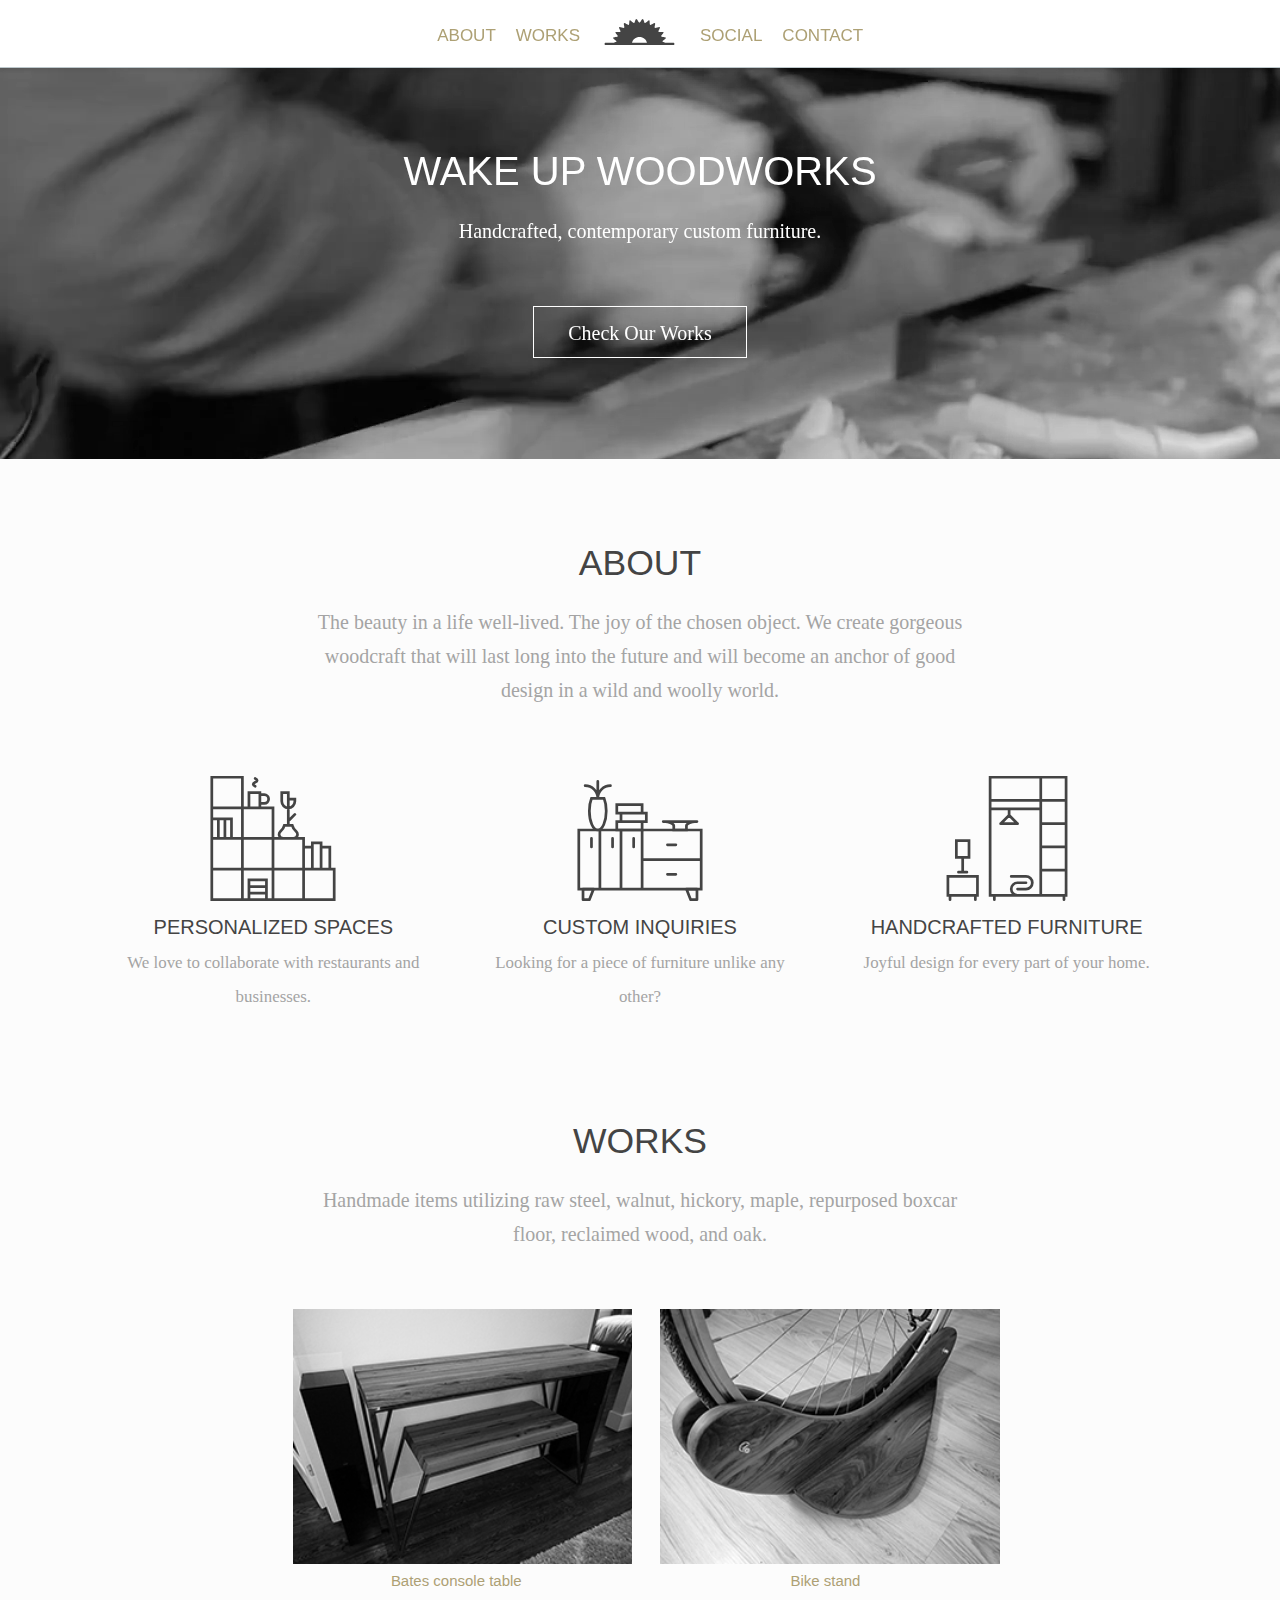
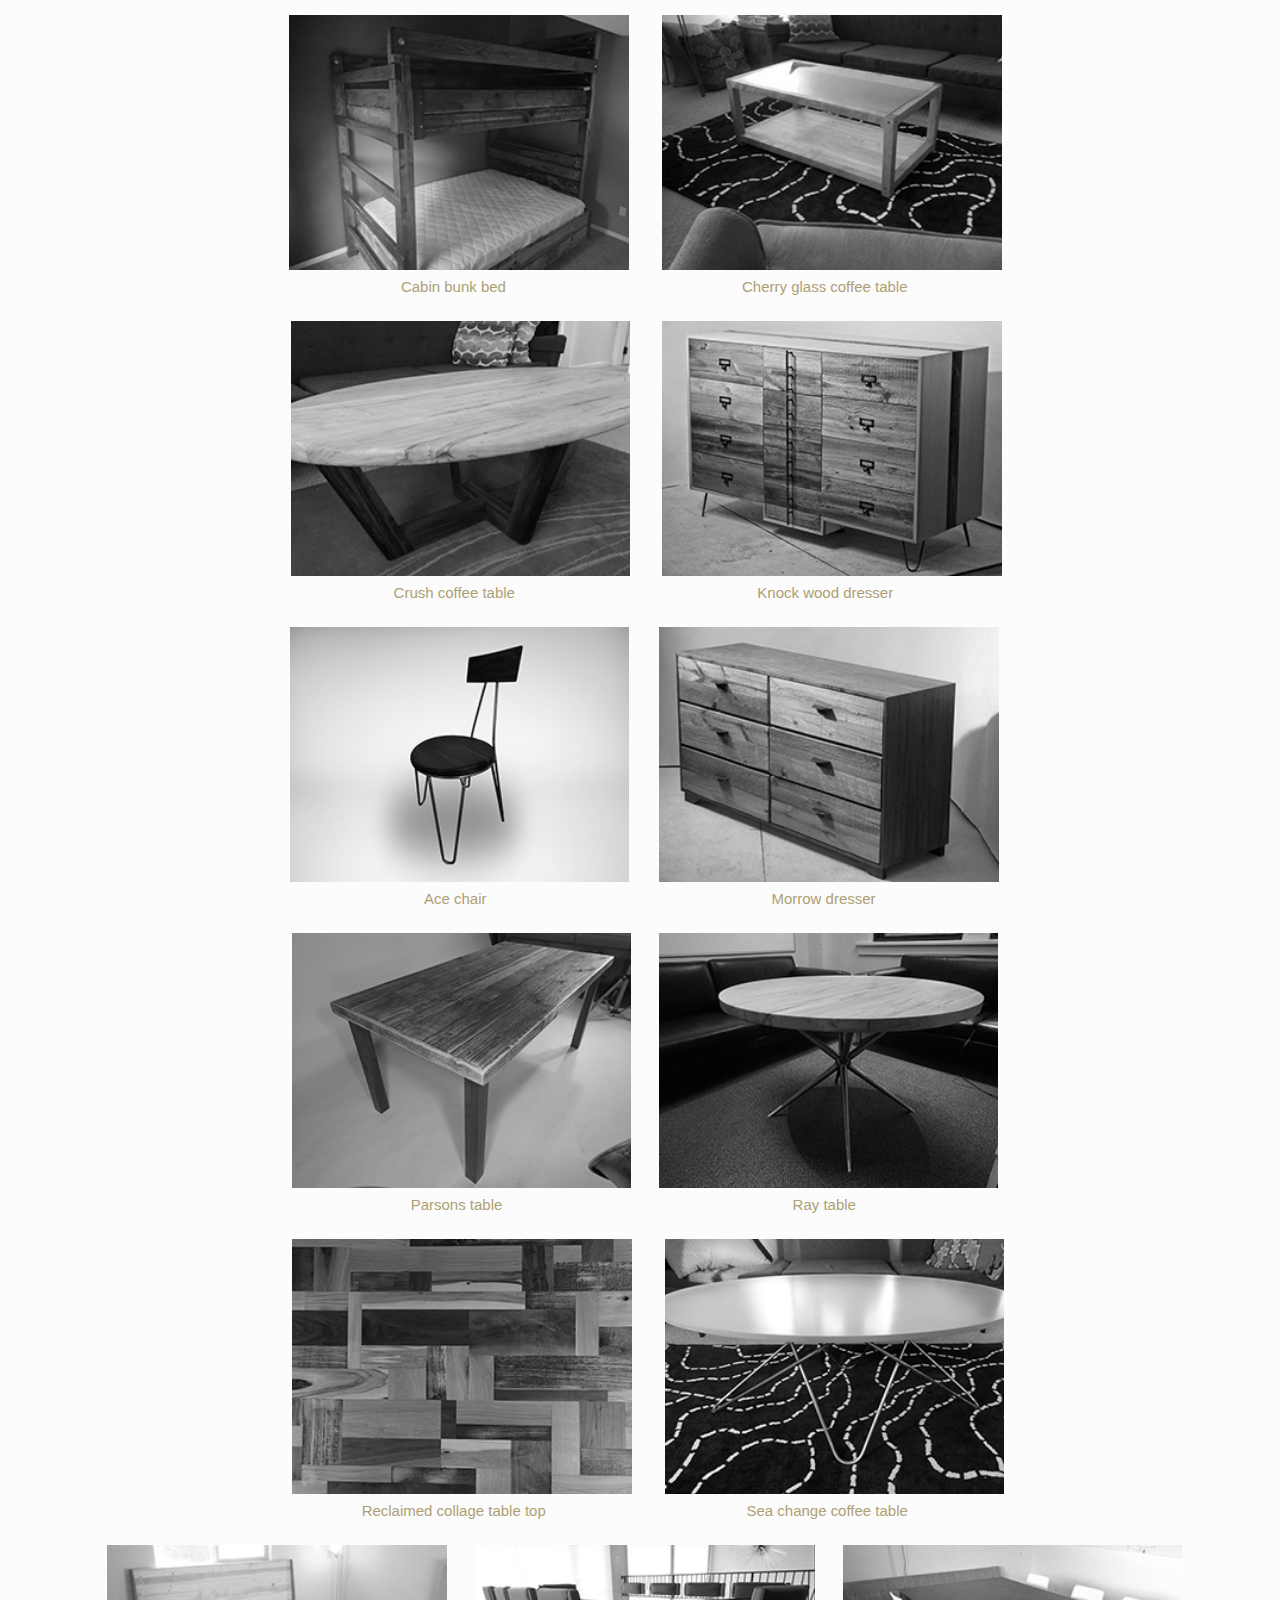
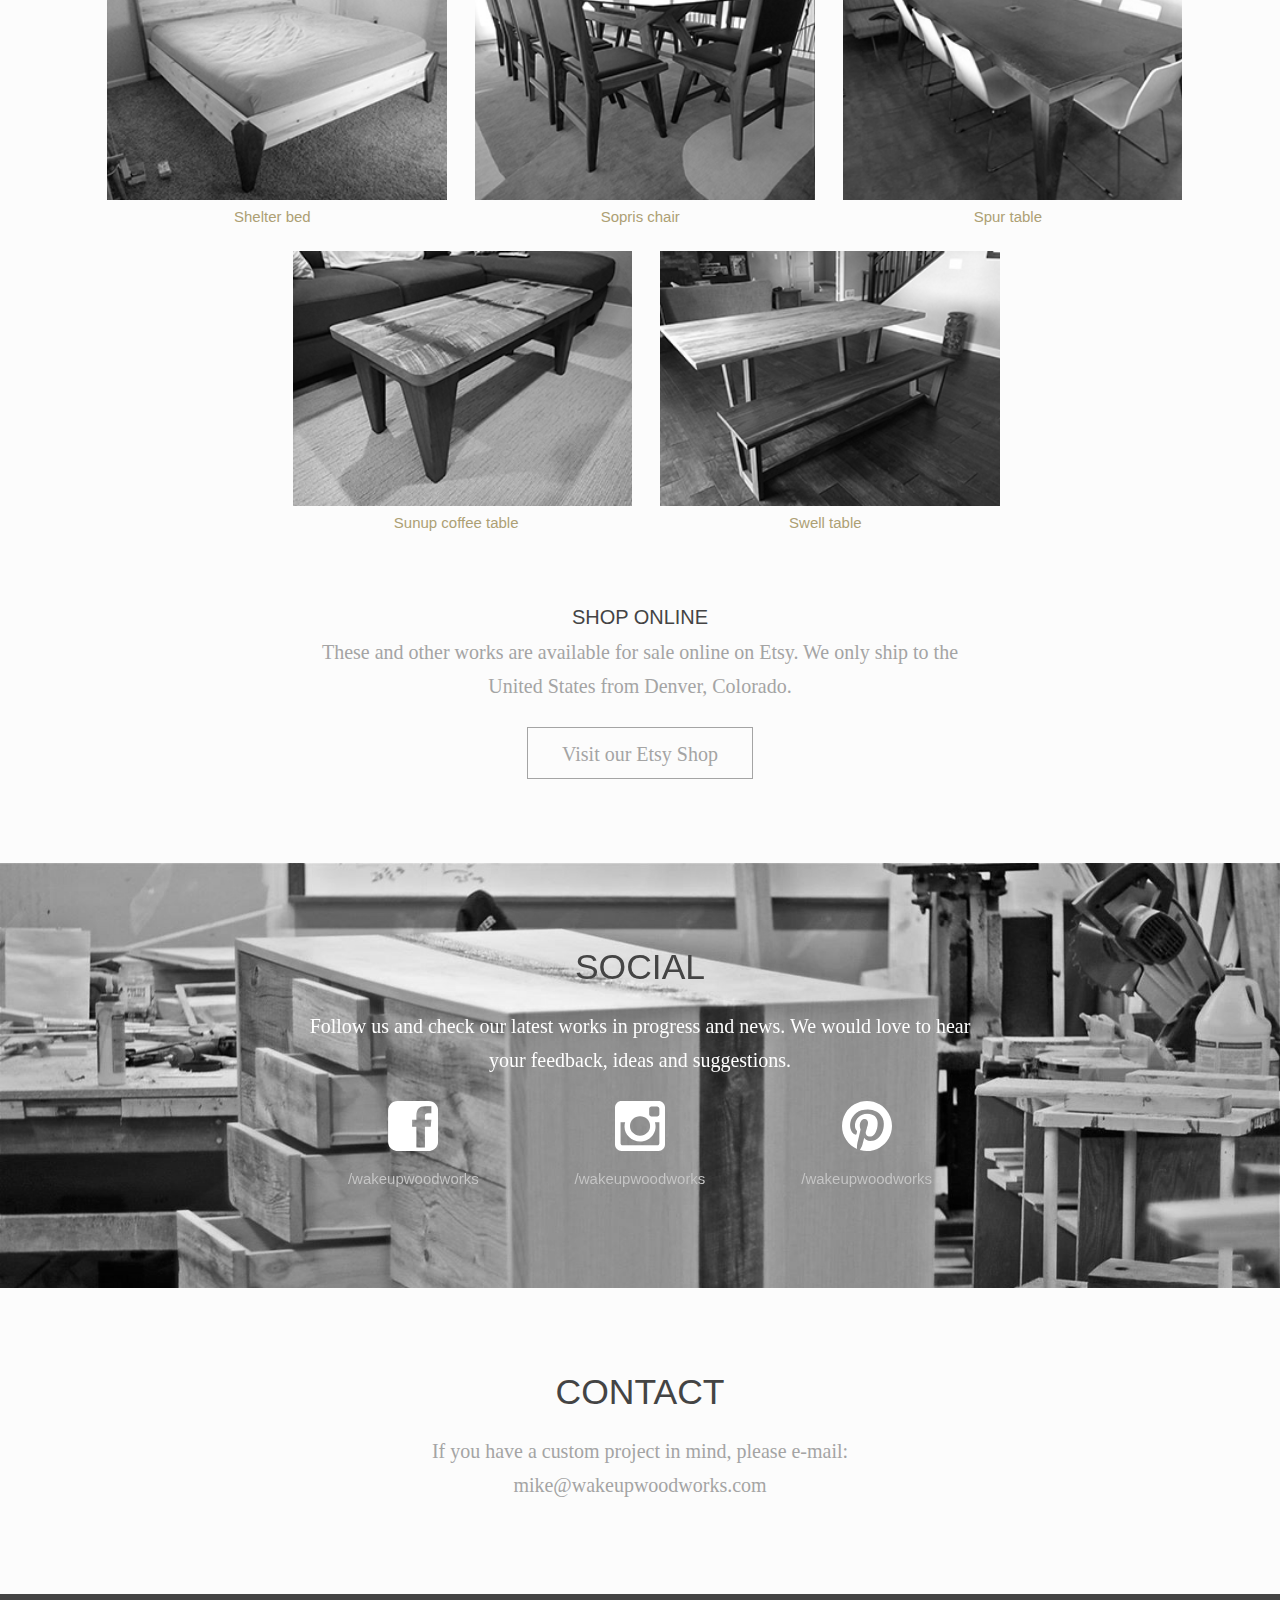
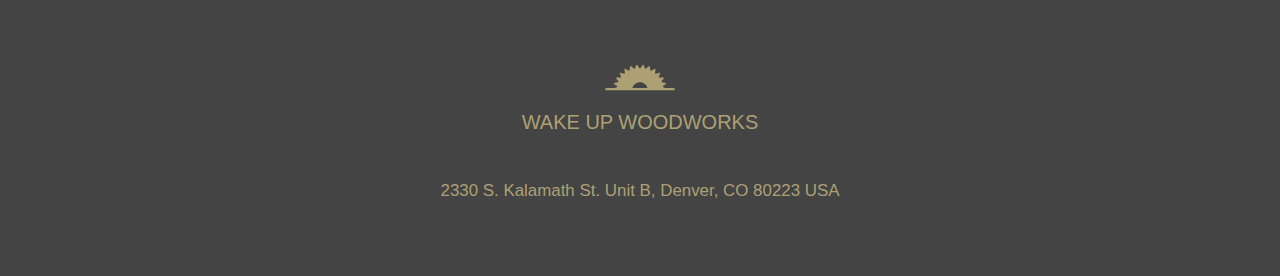
<file: index.html>
<!doctype html><html lang="en"> <head> <meta charset="utf-8"> <meta name="viewport" content="width=device-width, initial-scale=1.0"> <meta http-equiv="X-UA-Compatible" content="IE=edge"> <title>Wake Up Woodworks • Joyful design for every part of your home</title> <link rel="stylesheet" href="assets/css/style.min.css"> <link rel="shortcut icon" href="assets/img/favicon.ico"> <link rel="apple-touch-icon" href="touch-icon-iphone.png"> <link rel="apple-touch-icon" sizes="76x76" href="touch-icon-ipad.png"> <link rel="apple-touch-icon" sizes="120x120" href="touch-icon-iphone-retina.png"> <link rel="apple-touch-icon" sizes="152x152" href="touch-icon-ipad-retina.png"> <meta name="description" content="Handcrafted, contemporary custom furniture. Gorgeous woodcraft that will last long into the future and will become an anchor of good design in a wild and woolly world."> <meta name="keywords" content="wood, furniture, colorado, denver, steel, walnut, hickory, maple, reclaimed, oak"> <meta property="og:title" content="Wake Up Woodworks"> <meta property="og:description" content="Handcrafted, contemporary custom furniture. Gorgeous woodcraft that will last long into the future and will become an anchor of good design in a wild and woolly world."> <meta property="og:image" content="http://wakeupwoodworks.com/wakeup_social.png"> <meta property="og:image:secure_url" content="http://wakeupwoodworks.com/wakeup_social.png"> <meta property="og:image:type" content="image/png"> <meta property="og:image:width" content="1500"> <meta property="og:image:height" content="1500"> <meta name="twitter:card" content="summary_large_image"/> <meta property="og:url" content="http://wakeupwoodworks.com/"/> <meta property="og:title" content="Wake Up Woodworks"/> <meta property="og:description" content="Handcrafted, contemporary custom furniture. Gorgeous woodcraft that will last long into the future and will become an anchor of good design in a wild and woolly world."/> <meta property="og:image" content="http://wakeupwoodworks.com/wakeup_social.png"/> <script>(function(i,s,o,g,r,a,m){i['GoogleAnalyticsObject']=r;i[r]=i[r]||function(){(i[r].q=i[r].q||[]).push(arguments)},i[r].l=1*new Date();a=s.createElement(o), m=s.getElementsByTagName(o)[0];a.async=1;a.src=g;m.parentNode.insertBefore(a,m)})(window,document,'script','//www.google-analytics.com/analytics.js','ga'); ga('create', 'UA-55623979-1', 'auto'); ga('send', 'pageview'); </script> </head> <body><!--[if lt IE 7]> <p class="browsehappy">You are using an <strong>outdated</strong> browser. Please <a href="http://browsehappy.com/">upgrade your browser</a> to improve your experience.</p><![endif]--> <header> <nav> <div class="nav left"> <ul> <li><a href="#about">About</a></li><li><a href="#works">Works</a></li></ul> </div><div class="nav right"> <ul> <li><a href="#social">Social</a></li><li><a href="#contact">Contact</a></li></ul> </div></nav> </header> <div id="container"> <video autoplay loop muted id="video"> <source src="assets/img/graving.mp4" type="video/mp4"> </video> <label for="video" class="transparent">Video of a woodworker brushing a piece of wood</label> <div class="content"> <div class="section typeset"> <div class="single"> <h1>Wake Up Woodworks</h1> <p>Handcrafted, contemporary custom furniture.</p><br><p><a href="#works" class="button">Check Our Works</a></p></div></div></div></div><div id="baseline"> <div class="section typeset" id="about"> <div class="single"> <h2>About</h2> <p>The beauty in a life well-lived. The joy of the chosen object. We create gorgeous woodcraft that will last long into the future and will become an anchor of good design in a wild and woolly world.</p><br></div><div class="column column--trio"> <img src="assets/img/bookshelf.svg" class="img-about" alt="Illustration of a bookshelf"> <h3 class="zeta">Personalized Spaces</h3> <p>We love to collaborate with restaurants and businesses.</p></div><div class="column column--trio"> <img src="assets/img/cupboard.svg" class="img-about" alt="Illustration of a cupboard"> <h3 class="zeta">Custom Inquiries</h3> <p>Looking for a piece of furniture unlike any other?</p></div><div class="column column--trio"> <img src="assets/img/wardrobe.svg" class="img-about" alt="Illustration of a wardrobe"> <h3 class="zeta">Handcrafted furniture</h3> <p>Joyful design for every part of your home.</p></div></div><div class="section typeset" id="works"> <div class="single"> <h2>Works</h2> <p>Handmade items utilizing raw steel, walnut, hickory, maple, repurposed boxcar floor, reclaimed wood, and oak.</p><br></div><div class="my-gallery" itemscope itemtype="http://schema.org/ImageGallery"> <figure itemprop="associatedMedia" itemscope itemtype="http://schema.org/ImageObject"> <a href="http://www.wakeupwoodworks.com/assets/img/portfolio/full/bates-console-table.jpg" itemprop="contentUrl" data-size="1024x768"> <span class="transparent">Bates console table</span> <img src="assets/img/portfolio/thumbs/bates-console-table.jpg" itemprop="thumbnail" alt=""/> </a> <figcaption itemprop="caption description">Bates console table</figcaption> </figure> <figure itemprop="associatedMedia" itemscope itemtype="http://schema.org/ImageObject"> <a href="http://www.wakeupwoodworks.com/assets/img/portfolio/full/bike-stand.jpg" itemprop="contentUrl" data-size="1024x768"> <span class="transparent">Bike stand</span> <img src="assets/img/portfolio/thumbs/bike-stand.jpg" itemprop="thumbnail" alt=""/> </a> <figcaption itemprop="caption description">Bike stand</figcaption> </figure> <figure itemprop="associatedMedia" itemscope itemtype="http://schema.org/ImageObject"> <a href="http://www.wakeupwoodworks.com/assets/img/portfolio/full/cabin-bunk-bed.jpg" itemprop="contentUrl" data-size="1024x768"> <span class="transparent">Cabin bunk bed</span> <img src="assets/img/portfolio/thumbs/cabin-bunk-bed.jpg" itemprop="thumbnail" alt=""/> </a> <figcaption itemprop="caption description">Cabin bunk bed</figcaption> </figure> <figure itemprop="associatedMedia" itemscope itemtype="http://schema.org/ImageObject"> <a href="http://www.wakeupwoodworks.com/assets/img/portfolio/full/cherry-glass-coffee-table.jpg" itemprop="contentUrl" data-size="1024x768"> <span class="transparent">Cherry glass coffee table</span> <img src="assets/img/portfolio/thumbs/cherry-glass-coffee-table.jpg" itemprop="thumbnail" alt=""/> </a> <figcaption itemprop="caption description">Cherry glass coffee table</figcaption> </figure> <figure itemprop="associatedMedia" itemscope itemtype="http://schema.org/ImageObject"> <a href="http://www.wakeupwoodworks.com/assets/img/portfolio/full/crush-coffee-table.jpg" itemprop="contentUrl" data-size="1024x768"> <span class="transparent">Crush coffee table</span> <img src="assets/img/portfolio/thumbs/crush-coffee-table.jpg" itemprop="thumbnail" alt=""/> </a> <figcaption itemprop="caption description">Crush coffee table</figcaption> </figure> <figure itemprop="associatedMedia" itemscope itemtype="http://schema.org/ImageObject"> <a href="http://www.wakeupwoodworks.com/assets/img/portfolio/full/knock-wood-dresser.jpg" itemprop="contentUrl" data-size="1024x768"> <span class="transparent">Knock wood dresser</span> <img src="assets/img/portfolio/thumbs/knock-wood-dresser.jpg" itemprop="thumbnail" alt=""/> </a> <figcaption itemprop="caption description">Knock wood dresser</figcaption> </figure> <figure itemprop="associatedMedia" itemscope itemtype="http://schema.org/ImageObject"> <a href="http://www.wakeupwoodworks.com/assets/img/portfolio/full/ace-chair.jpg" itemprop="contentUrl" data-size="1024x768"> <span class="transparent">Ace chair</span> <img src="assets/img/portfolio/thumbs/ace-chair.jpg" itemprop="thumbnail" alt=""/> </a> <figcaption itemprop="caption description">Ace chair</figcaption> </figure> <figure itemprop="associatedMedia" itemscope itemtype="http://schema.org/ImageObject"> <a href="http://www.wakeupwoodworks.com/assets/img/portfolio/full/morrow-dresser.jpg" itemprop="contentUrl" data-size="1024x768"> <span class="transparent">Morrow dresser</span> <img src="assets/img/portfolio/thumbs/morrow-dresser.jpg" itemprop="thumbnail" alt=""/> </a> <figcaption itemprop="caption description">Morrow dresser</figcaption> </figure> <figure itemprop="associatedMedia" itemscope itemtype="http://schema.org/ImageObject"> <a href="http://www.wakeupwoodworks.com/assets/img/portfolio/full/parsons-table.jpg" itemprop="contentUrl" data-size="1024x768"> <span class="transparent">Parsons table</span> <img src="assets/img/portfolio/thumbs/parsons-table.jpg" itemprop="thumbnail" alt=""/> </a> <figcaption itemprop="caption description">Parsons table</figcaption> </figure> <figure itemprop="associatedMedia" itemscope itemtype="http://schema.org/ImageObject"> <a href="http://www.wakeupwoodworks.com/assets/img/portfolio/full/ray-table.jpg" itemprop="contentUrl" data-size="1024x768"> <span class="transparent">Ray table</span> <img src="assets/img/portfolio/thumbs/ray-table.jpg" itemprop="thumbnail" alt=""/> </a> <figcaption itemprop="caption description">Ray table</figcaption> </figure> <figure itemprop="associatedMedia" itemscope itemtype="http://schema.org/ImageObject"> <a href="http://www.wakeupwoodworks.com/assets/img/portfolio/full/reclaimed-collage-table-top.jpg" itemprop="contentUrl" data-size="1024x768"> <span class="transparent">Reclaimed collage table top</span> <img src="assets/img/portfolio/thumbs/reclaimed-collage-table-top.jpg" itemprop="thumbnail" alt=""/> </a> <figcaption itemprop="caption description">Reclaimed collage table top</figcaption> </figure> <figure itemprop="associatedMedia" itemscope itemtype="http://schema.org/ImageObject"> <a href="http://www.wakeupwoodworks.com/assets/img/portfolio/full/sea-change-coffee-table.jpg" itemprop="contentUrl" data-size="1024x768"> <span class="transparent">Sea change coffee table</span> <img src="assets/img/portfolio/thumbs/sea-change-coffee-table.jpg" itemprop="thumbnail" alt=""/> </a> <figcaption itemprop="caption description">Sea change coffee table</figcaption> </figure> <figure itemprop="associatedMedia" itemscope itemtype="http://schema.org/ImageObject"> <a href="http://www.wakeupwoodworks.com/assets/img/portfolio/full/shelter-bed.jpg" itemprop="contentUrl" data-size="1024x768"> <span class="transparent">Shelter bed</span> <img src="assets/img/portfolio/thumbs/shelter-bed.jpg" itemprop="thumbnail" alt=""/> </a> <figcaption itemprop="caption description">Shelter bed</figcaption> </figure> <figure itemprop="associatedMedia" itemscope itemtype="http://schema.org/ImageObject"> <a href="http://www.wakeupwoodworks.com/assets/img/portfolio/full/sopris-chair.jpg" itemprop="contentUrl" data-size="1024x768"> <span class="transparent">Sopris chair</span> <img src="assets/img/portfolio/thumbs/sopris-chair.jpg" itemprop="thumbnail" alt=""/> </a> <figcaption itemprop="caption description">Sopris chair</figcaption> </figure> <figure itemprop="associatedMedia" itemscope itemtype="http://schema.org/ImageObject"> <a href="http://www.wakeupwoodworks.com/assets/img/portfolio/full/spur-table.jpg" itemprop="contentUrl" data-size="1024x768"> <span class="transparent">Spur table</span> <img src="assets/img/portfolio/thumbs/spur-table.jpg" itemprop="thumbnail" alt=""/> </a> <figcaption itemprop="caption description">Spur table</figcaption> </figure> <figure itemprop="associatedMedia" itemscope itemtype="http://schema.org/ImageObject"> <a href="http://www.wakeupwoodworks.com/assets/img/portfolio/full/sunup-coffee-table.jpg" itemprop="contentUrl" data-size="1024x768"> <span class="transparent">Sunup coffee table</span> <img src="assets/img/portfolio/thumbs/sunup-coffee-table.jpg" itemprop="thumbnail" alt=""/> </a> <figcaption itemprop="caption description">Sunup coffee table</figcaption> </figure> <figure itemprop="associatedMedia" itemscope itemtype="http://schema.org/ImageObject"> <a href="http://www.wakeupwoodworks.com/assets/img/portfolio/full/swell-table.jpg" itemprop="contentUrl" data-size="1024x768"> <span class="transparent">Swell table</span> <img src="assets/img/portfolio/thumbs/swell-table.jpg" itemprop="thumbnail" alt=""/> </a> <figcaption itemprop="caption description">Swell table</figcaption> </figure> </div><div class="pswp" tabindex="-1" role="dialog" aria-hidden="true"><!-- Background of PhotoSwipe. It's a separate element, as animating opacity is faster than rgba(). --> <div class="pswp__bg"></div><div class="pswp__scroll-wrap"> <div class="pswp__container"> <div class="pswp__item"></div><div class="pswp__item"></div><div class="pswp__item"></div></div><div class="pswp__ui pswp__ui--hidden"> <div class="pswp__top-bar"> <div class="pswp__counter"></div><a class="pswp__button pswp__button--close" title="Close (Esc)" value="Close"></a> <a class="pswp__button pswp__button--share" title="Share" value="Share"></a> <a class="pswp__button pswp__button--fs" title="Toggle fullscreen" value="Toggle fullscreen"></a> <a class="pswp__button pswp__button--zoom" title="Zoom in/out" value="Zoom in and out"></a> <div class="pswp__preloader"> <div class="pswp__preloader__icn"> <div class="pswp__preloader__cut"> <div class="pswp__preloader__donut"></div></div></div></div></div><div class="pswp__share-modal pswp__share-modal--hidden pswp__single-tap"> <div class="pswp__share-tooltip"></div></div><button class="pswp__button pswp__button--arrow--left" title="Previous (arrow left)"> </button> <button class="pswp__button pswp__button--arrow--right" title="Next (arrow right)"> </button> <div class="pswp__caption"> <div class="pswp__caption__center"></div></div></div></div></div><div class="single"> <br><h3 class="zeta">Shop Online</h3> <p>These and other works are available for sale online on Etsy. We only ship to the United States from Denver, Colorado.</p><p><a href="https://www.etsy.com/shop/WakeUpWoodworks" target="_blank" class="button">Visit our Etsy Shop</a></p></div></div><div class="single"> </div><div class="social" id="social"> <div class="section typeset"> <div class="single"> <h2>Social</h2> <p>Follow us and check our latest works in progress and news. We would love to hear your feedback, ideas and suggestions.</p><div class="column column--trio"> <a href="https://www.facebook.com/wakeupwoodworks" target="_blank"> <img src="assets/img/facebook.svg" alt="Facebook"> <p class="caption">/wakeupwoodworks</p></a> </div><div class="column column--trio"> <a href="https://www.instagram.com/wakeupwoodworks/" target="_blank"> <img src="assets/img/instagram.svg" alt="Instagram"> <p class="caption">/wakeupwoodworks</p></a> </div><div class="column column--trio"> <a href="https://www.pinterest.com/wakeupwoodworks/" target="_blank"> <img src="assets/img/pinterest.svg" alt="Pinterest"> <p class="caption">/wakeupwoodworks</p></a> </div></div></div></div><div class="section typeset" id="contact"> <div class="single"> <h2>Contact</h2> <p>If you have a custom project in mind, please e-mail:<br>mike@wakeupwoodworks.com</p></div></div></div><footer class="global-footer typeset"> <h3 class="zeta"><a href="#container"><img src="assets/img/wakeup_footer.svg" alt="Logo of the company" title="Back to top"><br>Wake Up Woodworks</a></h3> <br><p><a href="https://goo.gl/maps/JnWWH" target="_blank">2330 S. Kalamath St. Unit B, Denver, CO 80223 USA</a></p></footer> <script src="assets/js/scripts.min.js"></script> </body> </html>
</file>
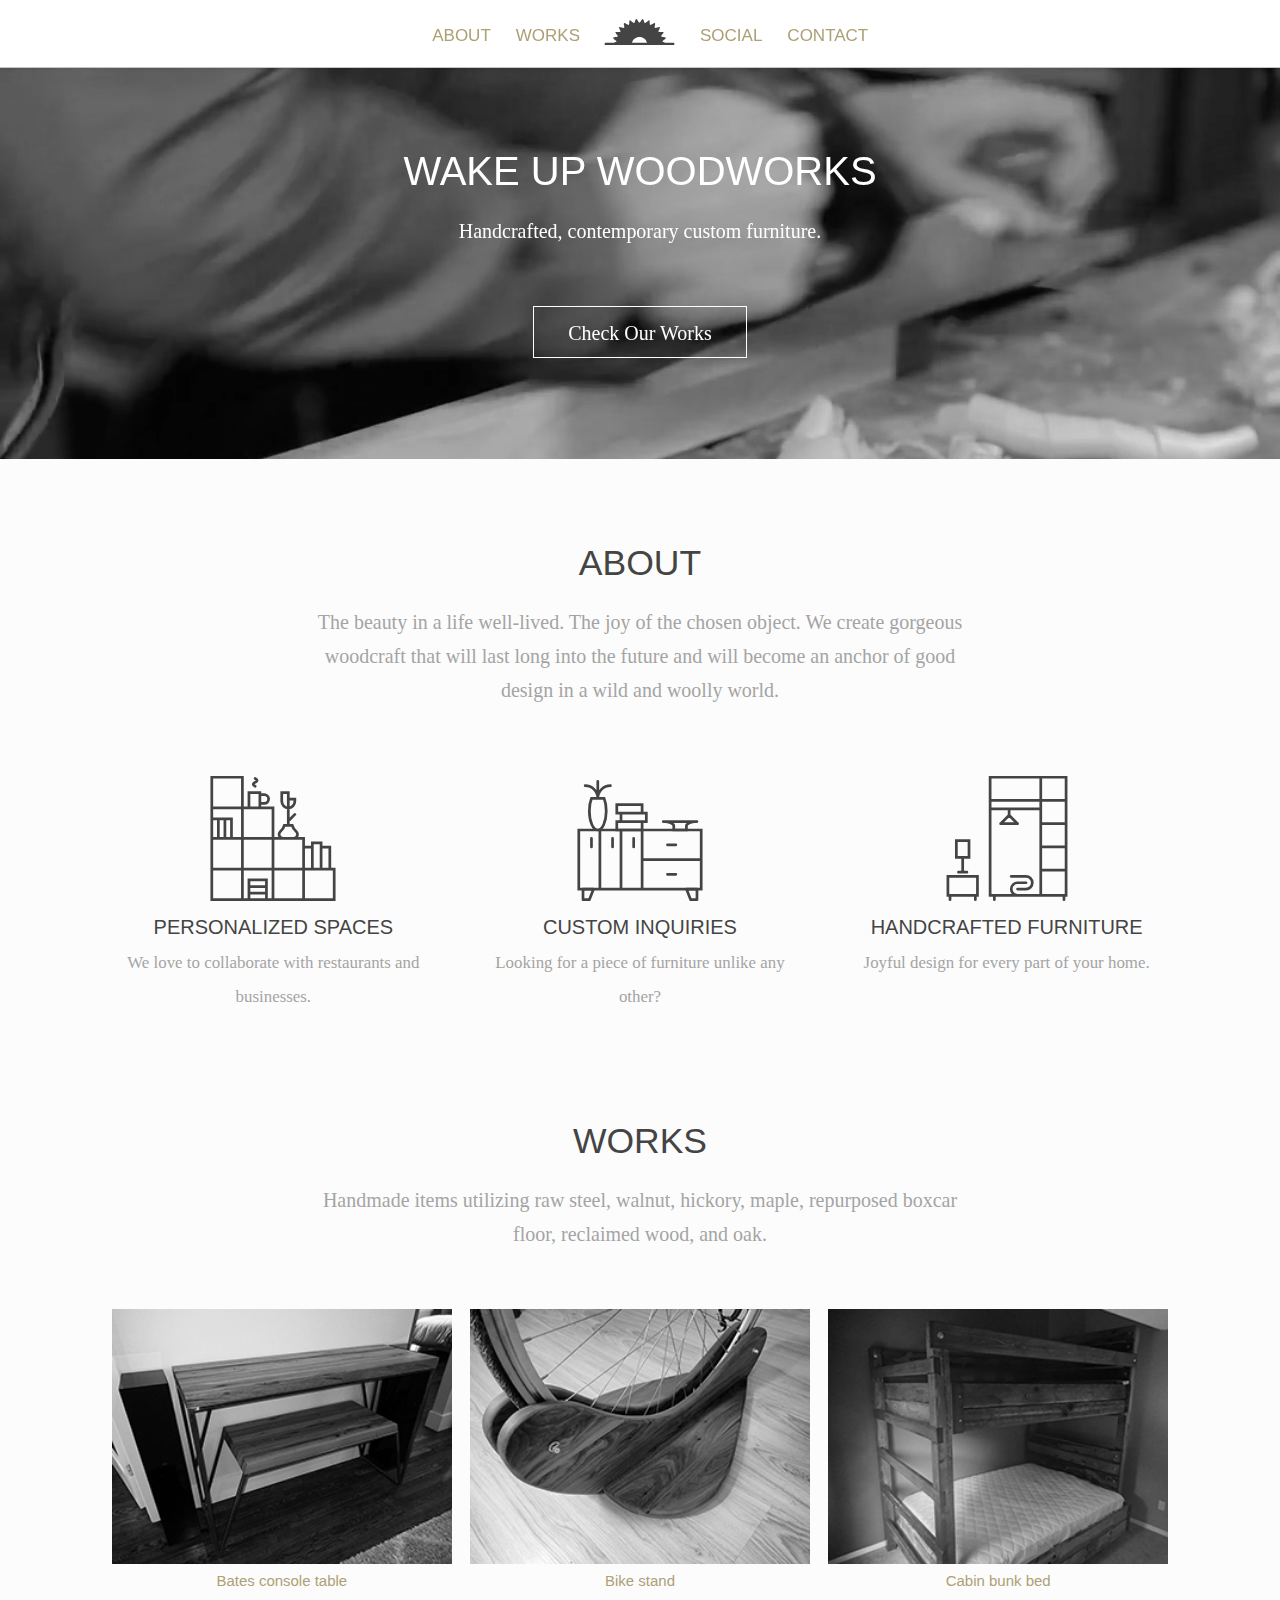
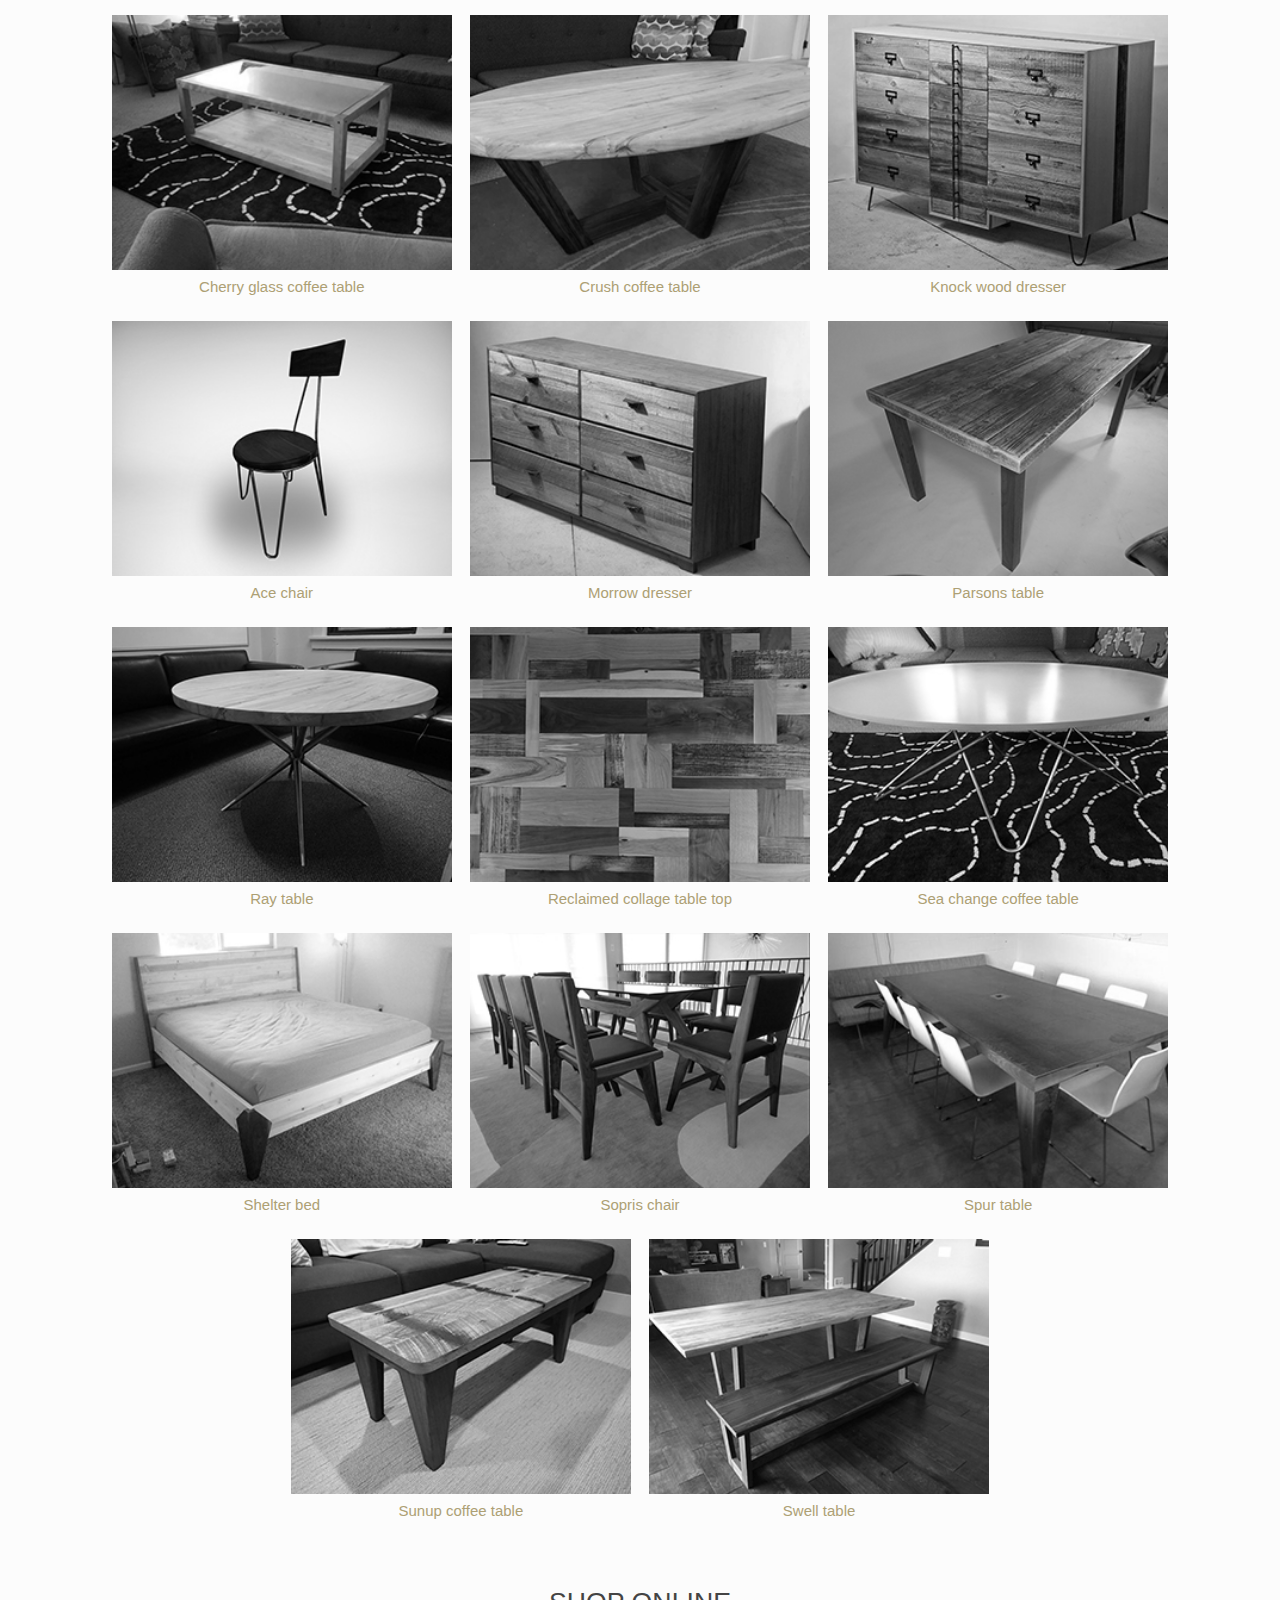
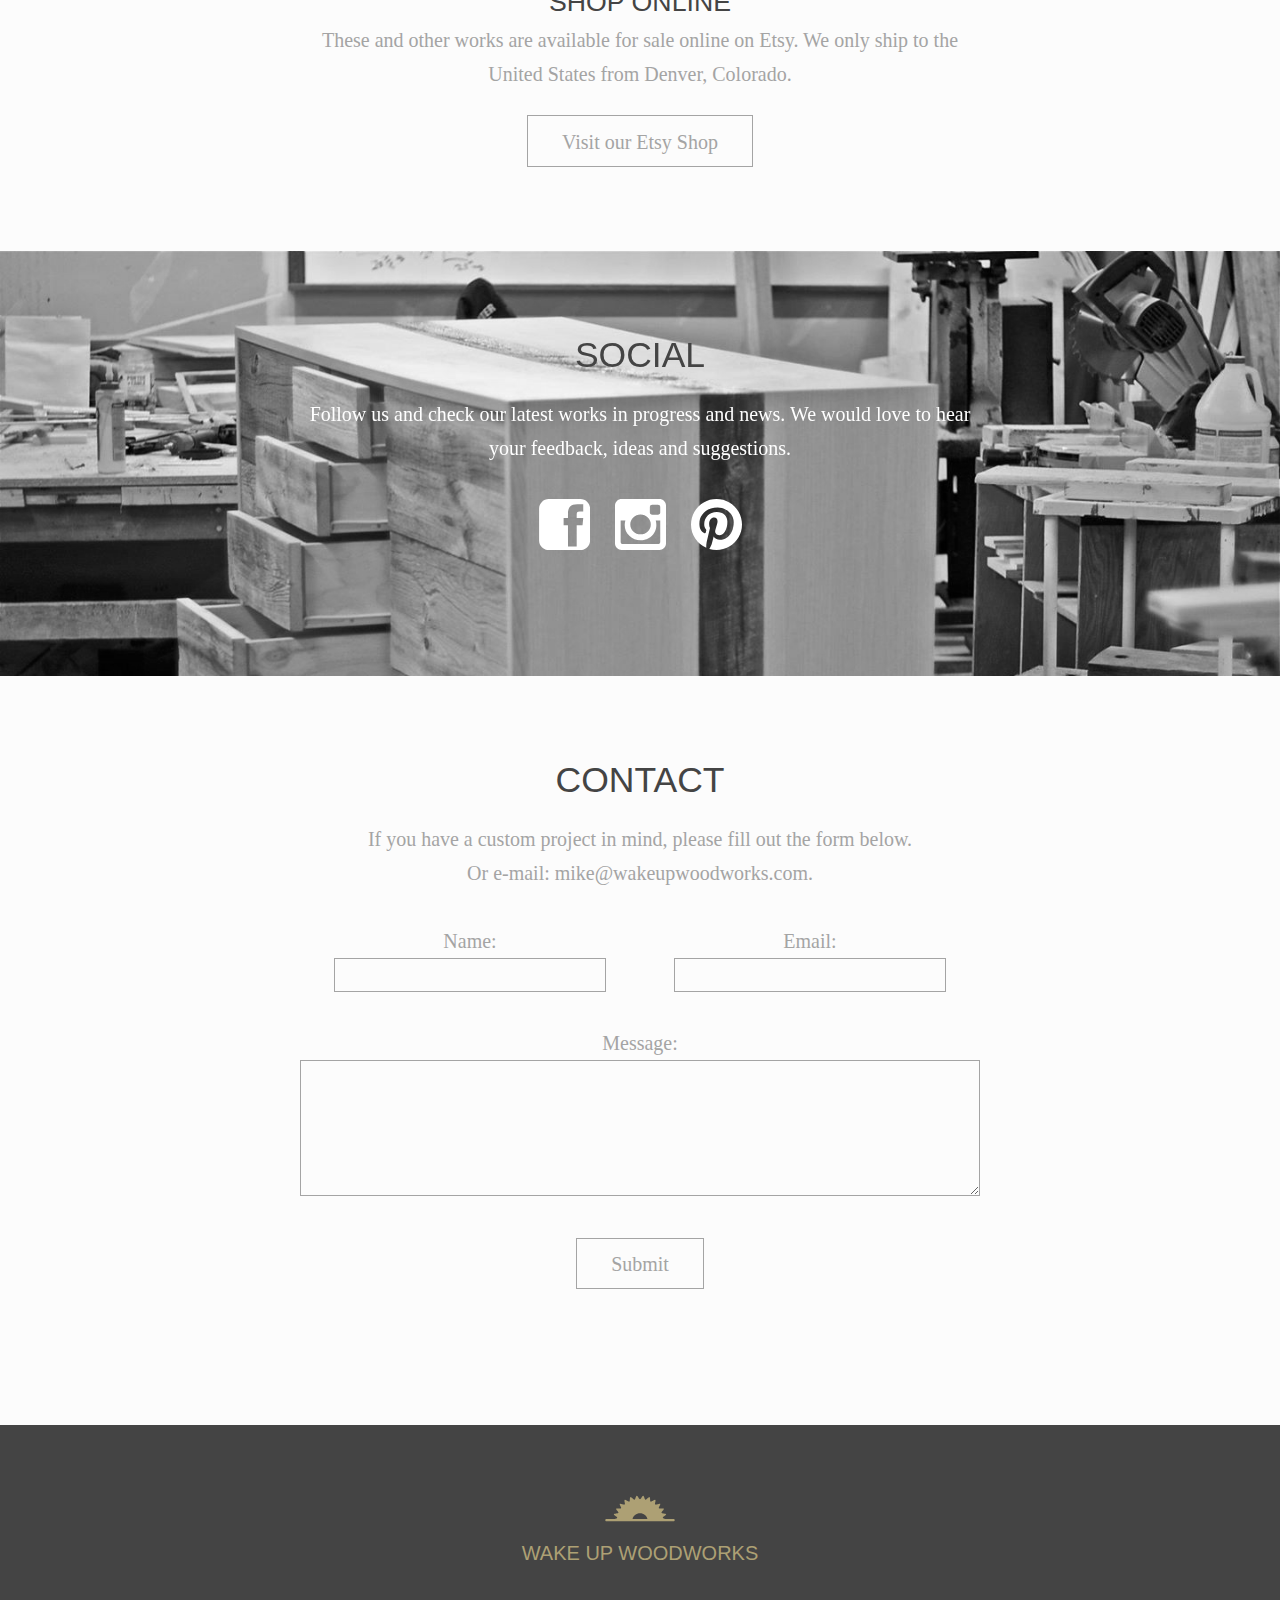
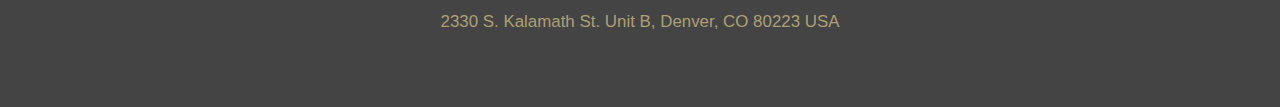
<file: index copy.html>
<!doctype html>
<html lang="en">
  <head>
    <meta charset="utf-8">
    <meta name="viewport" content="width=device-width, initial-scale=1.0">
    <meta http-equiv="X-UA-Compatible" content="IE=edge">
    <title>Wake Up Woodworks • Joyful design for every part of your home</title>
    <link rel="stylesheet" href="assets/css/style.min.css">
    <link rel="shortcut icon" href="assets/img/favicon.ico">
    <!-- Google -->
    <meta name="description" content="Handcrafted, contemporary custom furniture. Gorgeous woodcraft that will last long into the future and will become an anchor of good design in a wild and woolly world.">
    <meta name="keywords" content="wood, furniture, colorado, denver, steel, walnut, hickory, maple, reclaimed, oak">
    <!-- Facebook Open Graph -->
    <meta property="og:title" content="Wake Up Woodworks">
    <meta property="og:description" content="Handcrafted, contemporary custom furniture. Gorgeous woodcraft that will last long into the future and will become an anchor of good design in a wild and woolly world.">
    <meta property="og:image" content="http://wakeupwoodworks.com/wakeup_social.png">
    <meta property="og:image:secure_url" content="http://wakeupwoodworks.com/wakeup_social.png">
    <meta property="og:image:type" content="image/png">
    <meta property="og:image:width" content="1500">
    <meta property="og:image:height" content="1500">
    <!-- Twitter Card -->
    <meta name="twitter:card" content="summary_large_image" />
    <meta property="og:url" content="http://wakeupwoodworks.com/" />
    <meta property="og:title" content="Wake Up Woodworks" />
    <meta property="og:description" content="Handcrafted, contemporary custom furniture. Gorgeous woodcraft that will last long into the future and will become an anchor of good design in a wild and woolly world." />
    <meta property="og:image" content="http://wakeupwoodworks.com/wakeup_social.png" />
    <!-- Google Analytics -->
    <script>
    (function(i,s,o,g,r,a,m){i['GoogleAnalyticsObject']=r;i[r]=i[r]||function(){
    (i[r].q=i[r].q||[]).push(arguments)},i[r].l=1*new Date();a=s.createElement(o),
    m=s.getElementsByTagName(o)[0];a.async=1;a.src=g;m.parentNode.insertBefore(a,m)
    })(window,document,'script','//www.google-analytics.com/analytics.js','ga');
    ga('create', 'UA-55623979-1', 'auto');
    ga('send', 'pageview');
    </script>
  </head>
  <body>
    <!--[if lt IE 7]>
    <p class="browsehappy">You are using an <strong>outdated</strong> browser. Please <a href="http://browsehappy.com/">upgrade your browser</a> to improve your experience.</p>
    <![endif]-->
    <header>
      <nav>
        <div class="nav left">
          <ul>
            <li><a href="#about">About</a></li>
            <li><a href="#works">Works</a></li>
          </ul>
        </div>
        <div class="nav right">
          <ul>
            <li><a href="#social">Social</a></li>
            <li><a href="#contact">Contact</a></li>
          </ul>
        </div>
      </nav>
    </header>
    <div id="container">
      <video autoplay loop muted>
        <source src="assets/img/graving.mp4" type="video/mp4">
      </video>
      <div class="content">
        <div class="section typeset">
          <div class="single">
            <h1>Wake Up Woodworks</h1>
            <p>Handcrafted, contemporary custom furniture.</p>
            <br>
            <p><a href="#works" class="button">Check Our Works</a></p>
          </div>
        </div>
      </div>
    </div>
    <div id="baseline">
      <!-- About -->
      <div class="section typeset" id="about">
        <div class="single">
          <h2>About</h2>
          <p>The beauty in a life well-lived. The joy of the chosen object. We create gorgeous woodcraft that will last long into the future and will become an anchor of good design in a wild and woolly world.</p>
          <br>
        </div>
        <div class="column column--trio">
          <img src="assets/img/bookshelf.svg" class="img-about" alt="Personalized Spaces">
          <h6>Personalized Spaces</h6>
          <p>We love to collaborate with restaurants and businesses.</p>
        </div>
        <div class="column column--trio">
          <img src="assets/img/cupboard.svg" class="img-about" alt="Custom Inquiries">
          <h6>Custom Inquiries</h6>
          <p>Looking for a piece of furniture unlike any other?</p>
        </div>
        <div class="column column--trio">
          <img src="assets/img/wardrobe.svg" class="img-about" alt="Handcrafted furniture">
          <h6>Handcrafted furniture</h6>
          <p>Joyful design for every part of your home.</p>
        </div>
      </div>
      <!-- Works -->
      <div class="section typeset" id="works">
        <div class="single">
          <h2>Works</h2>
          <p>Handmade items utilizing raw steel, walnut, hickory, maple, repurposed boxcar floor, reclaimed wood, and oak.</p>
          <br>
        </div>
        <div class="my-gallery" itemscope itemtype="http://schema.org/ImageGallery">
          <figure itemprop="associatedMedia" itemscope itemtype="http://schema.org/ImageObject">
            <a href="http://www.wakeupwoodworks.com/assets/img/portfolio/full/bates-console-table.jpg" itemprop="contentUrl" data-size="1024x768">
              <img src="assets/img/portfolio/thumbs/bates-console-table.jpg" itemprop="thumbnail" alt="Bates console table" />
            </a>
            <figcaption itemprop="caption description">Bates console table</figcaption>
          </figure>
          <figure itemprop="associatedMedia" itemscope itemtype="http://schema.org/ImageObject">
            <a href="http://www.wakeupwoodworks.com/assets/img/portfolio/full/bike-stand.jpg" itemprop="contentUrl" data-size="1024x768">
              <img src="assets/img/portfolio/thumbs/bike-stand.jpg" itemprop="thumbnail" alt="Bike stand" />
            </a>
            <figcaption itemprop="caption description">Bike stand</figcaption>
          </figure>
          <figure itemprop="associatedMedia" itemscope itemtype="http://schema.org/ImageObject">
            <a href="http://www.wakeupwoodworks.com/assets/img/portfolio/full/cabin-bunk-bed.jpg" itemprop="contentUrl" data-size="1024x768">
              <img src="assets/img/portfolio/thumbs/cabin-bunk-bed.jpg" itemprop="thumbnail" alt="Cabin bunk bed" />
            </a>
            <figcaption itemprop="caption description">Cabin bunk bed</figcaption>
          </figure>
          <figure itemprop="associatedMedia" itemscope itemtype="http://schema.org/ImageObject">
            <a href="http://www.wakeupwoodworks.com/assets/img/portfolio/full/cherry-glass-coffee-table.jpg" itemprop="contentUrl" data-size="1024x768">
              <img src="assets/img/portfolio/thumbs/cherry-glass-coffee-table.jpg" itemprop="thumbnail" alt="Cherry glass coffee table" />
            </a>
            <figcaption itemprop="caption description">Cherry glass coffee table</figcaption>
          </figure>
          <figure itemprop="associatedMedia" itemscope itemtype="http://schema.org/ImageObject">
            <a href="http://www.wakeupwoodworks.com/assets/img/portfolio/full/crush-coffee-table.jpg" itemprop="contentUrl" data-size="1024x768">
              <img src="assets/img/portfolio/thumbs/crush-coffee-table.jpg" itemprop="thumbnail" alt="Crush coffee table" />
            </a>
            <figcaption itemprop="caption description">Crush coffee table</figcaption>
          </figure>
          <figure itemprop="associatedMedia" itemscope itemtype="http://schema.org/ImageObject">
            <a href="http://www.wakeupwoodworks.com/assets/img/portfolio/full/knock-wood-dresser.jpg" itemprop="contentUrl" data-size="1024x768">
              <img src="assets/img/portfolio/thumbs/knock-wood-dresser.jpg" itemprop="thumbnail" alt="Knock wood dresser" />
            </a>
            <figcaption itemprop="caption description">Knock wood dresser</figcaption>
          </figure>
          <figure itemprop="associatedMedia" itemscope itemtype="http://schema.org/ImageObject">
            <a href="http://www.wakeupwoodworks.com/assets/img/portfolio/full/ace-chair.jpg" itemprop="contentUrl" data-size="1024x768">
              <img src="assets/img/portfolio/thumbs/ace-chair.jpg" itemprop="thumbnail" alt="Ace chair" />
            </a>
            <figcaption itemprop="caption description">Ace chair</figcaption>
          </figure>
          <figure itemprop="associatedMedia" itemscope itemtype="http://schema.org/ImageObject">
            <a href="http://www.wakeupwoodworks.com/assets/img/portfolio/full/morrow-dresser.jpg" itemprop="contentUrl" data-size="1024x768">
              <img src="assets/img/portfolio/thumbs/morrow-dresser.jpg" itemprop="thumbnail" alt="Morrow dresser" />
            </a>
            <figcaption itemprop="caption description">Morrow dresser</figcaption>
          </figure>
          <figure itemprop="associatedMedia" itemscope itemtype="http://schema.org/ImageObject">
            <a href="http://www.wakeupwoodworks.com/assets/img/portfolio/full/parsons-table.jpg" itemprop="contentUrl" data-size="1024x768">
              <img src="assets/img/portfolio/thumbs/parsons-table.jpg" itemprop="thumbnail" alt="Parsons table" />
            </a>
            <figcaption itemprop="caption description">Parsons table</figcaption>
          </figure>
          <figure itemprop="associatedMedia" itemscope itemtype="http://schema.org/ImageObject">
            <a href="http://www.wakeupwoodworks.com/assets/img/portfolio/full/ray-table.jpg" itemprop="contentUrl" data-size="1024x768">
              <img src="assets/img/portfolio/thumbs/ray-table.jpg" itemprop="thumbnail" alt="Ray table" />
            </a>
            <figcaption itemprop="caption description">Ray table</figcaption>
          </figure>
          <figure itemprop="associatedMedia" itemscope itemtype="http://schema.org/ImageObject">
            <a href="http://www.wakeupwoodworks.com/assets/img/portfolio/full/reclaimed-collage-table-top.jpg" itemprop="contentUrl" data-size="1024x768">
              <img src="assets/img/portfolio/thumbs/reclaimed-collage-table-top.jpg" itemprop="thumbnail" alt="Reclaimed collage table top" />
            </a>
            <figcaption itemprop="caption description">Reclaimed collage table top</figcaption>
          </figure>
          <figure itemprop="associatedMedia" itemscope itemtype="http://schema.org/ImageObject">
            <a href="http://www.wakeupwoodworks.com/assets/img/portfolio/full/sea-change-coffee-table.jpg" itemprop="contentUrl" data-size="1024x768">
              <img src="assets/img/portfolio/thumbs/sea-change-coffee-table.jpg" itemprop="thumbnail" alt="Sea change coffee table" />
            </a>
            <figcaption itemprop="caption description">Sea change coffee table</figcaption>
          </figure>
          <figure itemprop="associatedMedia" itemscope itemtype="http://schema.org/ImageObject">
            <a href="http://www.wakeupwoodworks.com/assets/img/portfolio/full/shelter-bed.jpg" itemprop="contentUrl" data-size="1024x768">
              <img src="assets/img/portfolio/thumbs/shelter-bed.jpg" itemprop="thumbnail" alt="Shelter bed" />
            </a>
            <figcaption itemprop="caption description">Shelter bed</figcaption>
          </figure>
          <figure itemprop="associatedMedia" itemscope itemtype="http://schema.org/ImageObject">
            <a href="http://www.wakeupwoodworks.com/assets/img/portfolio/full/sopris-chair.jpg" itemprop="contentUrl" data-size="1024x768">
              <img src="assets/img/portfolio/thumbs/sopris-chair.jpg" itemprop="thumbnail" alt="Sopris chair" />
            </a>
            <figcaption itemprop="caption description">Sopris chair</figcaption>
          </figure>
          <figure itemprop="associatedMedia" itemscope itemtype="http://schema.org/ImageObject">
            <a href="http://www.wakeupwoodworks.com/assets/img/portfolio/full/spur-table.jpg" itemprop="contentUrl" data-size="1024x768">
              <img src="assets/img/portfolio/thumbs/spur-table.jpg" itemprop="thumbnail" alt="Spur table" />
            </a>
            <figcaption itemprop="caption description">Spur table</figcaption>
          </figure>
          <figure itemprop="associatedMedia" itemscope itemtype="http://schema.org/ImageObject">
            <a href="http://www.wakeupwoodworks.com/assets/img/portfolio/full/sunup-coffee-table.jpg" itemprop="contentUrl" data-size="1024x768">
              <img src="assets/img/portfolio/thumbs/sunup-coffee-table.jpg" itemprop="thumbnail" alt="Sunup coffee table" />
            </a>
            <figcaption itemprop="caption description">Sunup coffee table</figcaption>
          </figure>
          <figure itemprop="associatedMedia" itemscope itemtype="http://schema.org/ImageObject">
            <a href="http://www.wakeupwoodworks.com/assets/img/portfolio/full/swell-table.jpg" itemprop="contentUrl" data-size="1024x768">
              <img src="assets/img/portfolio/thumbs/swell-table.jpg" itemprop="thumbnail" alt="Swell table" />
            </a>
            <figcaption itemprop="caption description">Swell table</figcaption>
          </figure>
        </div>
        <!-- Root element of PhotoSwipe. Must have class pswp. -->
        <div class="pswp" tabindex="-1" role="dialog" aria-hidden="true">
          <!-- Background of PhotoSwipe.
          It's a separate element, as animating opacity is faster than rgba(). -->
          <div class="pswp__bg"></div>
          <!-- Slides wrapper with overflow:hidden. -->
          <div class="pswp__scroll-wrap">
            <!-- Container that holds slides. PhotoSwipe keeps only 3 slides in DOM to save memory. -->
            <!-- don't modify these 3 pswp__item elements, data is added later on. -->
            <div class="pswp__container">
              <div class="pswp__item"></div>
              <div class="pswp__item"></div>
              <div class="pswp__item"></div>
            </div>
            <!-- Default (PhotoSwipeUI_Default) interface on top of sliding area. Can be changed. -->
            <div class="pswp__ui pswp__ui--hidden">
              <div class="pswp__top-bar">
                <!--  Controls are self-explanatory. Order can be changed. -->
                <div class="pswp__counter"></div>
                <button class="pswp__button pswp__button--close" title="Close (Esc)"></button>
                <button class="pswp__button pswp__button--share" title="Share"></button>
                <button class="pswp__button pswp__button--fs" title="Toggle fullscreen"></button>
                <button class="pswp__button pswp__button--zoom" title="Zoom in/out"></button>
                <!-- Preloader demo http://codepen.io/dimsemenov/pen/yyBWoR -->
                <!-- element will get class pswp__preloader active when preloader is running -->
                <div class="pswp__preloader">
                  <div class="pswp__preloader__icn">
                    <div class="pswp__preloader__cut">
                      <div class="pswp__preloader__donut"></div>
                    </div>
                  </div>
                </div>
              </div>
              <div class="pswp__share-modal pswp__share-modal--hidden pswp__single-tap">
                <div class="pswp__share-tooltip"></div>
              </div>
              <button class="pswp__button pswp__button--arrow--left" title="Previous (arrow left)">
              </button>
              <button class="pswp__button pswp__button--arrow--right" title="Next (arrow right)">
              </button>
              <div class="pswp__caption">
                <div class="pswp__caption__center"></div>
              </div>
            </div>
          </div>
        </div>
        <!-- CTA -->
        <div class="single">
          <br>
          <h4>Shop Online</h4>
          <p>These and other works are available for sale online on Etsy. We only ship to the United States from Denver, Colorado.</p>
          <p><a href="https://www.etsy.com/shop/WakeUpWoodworks" target="_blank" class="button">Visit our Etsy Shop</a></p></div>
        </div>
        
        <div class="single">
          
        </div>
        
        <!-- Social -->
        <div class="social" id="social">
          <div class="section typeset">
            <div class="single">
              <h2>Social</h2>
              <p>Follow us and check our latest works in progress and news. We would love to hear your feedback, ideas and suggestions.</p>
              <ul>
                <li><a href="https://www.facebook.com/wakeupwoodworks" target="_blank"><img src="assets/img/facebook.svg" alt="Facebook"></a></li>
                <li><a href="https://www.instagram.com/wakeupwoodworks/" target="_blank"><img src="assets/img/instagram.svg" alt="Instagram"></a></li>
                <li><a href="https://www.pinterest.com/wakeupwoodworks/" target="_blank"><img src="assets/img/pinterest.svg" alt="Pinterest"></a></li>
              </ul>
            </div>
          </div>
        </div>
        <!-- Contact -->
        <div class="section typeset" id="contact">
          <div class="single">
            <h2>Contact</h2>
            <p>If you have a custom project in mind, please fill out the form below.<br>Or e-mail: mike@wakeupwoodworks.com.</p>
            <form method="post" action="mail.php" name="contact">
              <div class="column column--duo">
                <p>
                  <label for="Name">Name:</label><br>
                  <input type="text" name="Name" id="Name" />
                </p>
              </div>
              <div class="column column--duo">
                <p>
                  <label for="Email">Email:</label><br>
                  <input type="email" name="Email" id="Email" />
                </p>
              </div>
              <p>
                <label for="Message">Message:</label><br>
                <textarea name="Message" id="Message"></textarea>
              </p>
              <p class="submit">
                <input type="submit" name="submit" value="Submit">
              </p>
            </form>
          </div>
        </div>
      </div>
      <footer class="global-footer typeset">
        <h6><a href="#container"><img src="assets/img/wakeup_footer.svg" alt="Back to top" title="Back to top"><br>Wake Up Woodworks</a></h6>
        <br>
        <p><a href="https://goo.gl/maps/JnWWH" target="_blank">2330 S. Kalamath St. Unit B, Denver, CO 80223 USA</a></p>
      </footer>
      <!-- Scripts -->
      <script src="assets/js/scripts.min.js"></script>
    </body>
  </html>
</file>
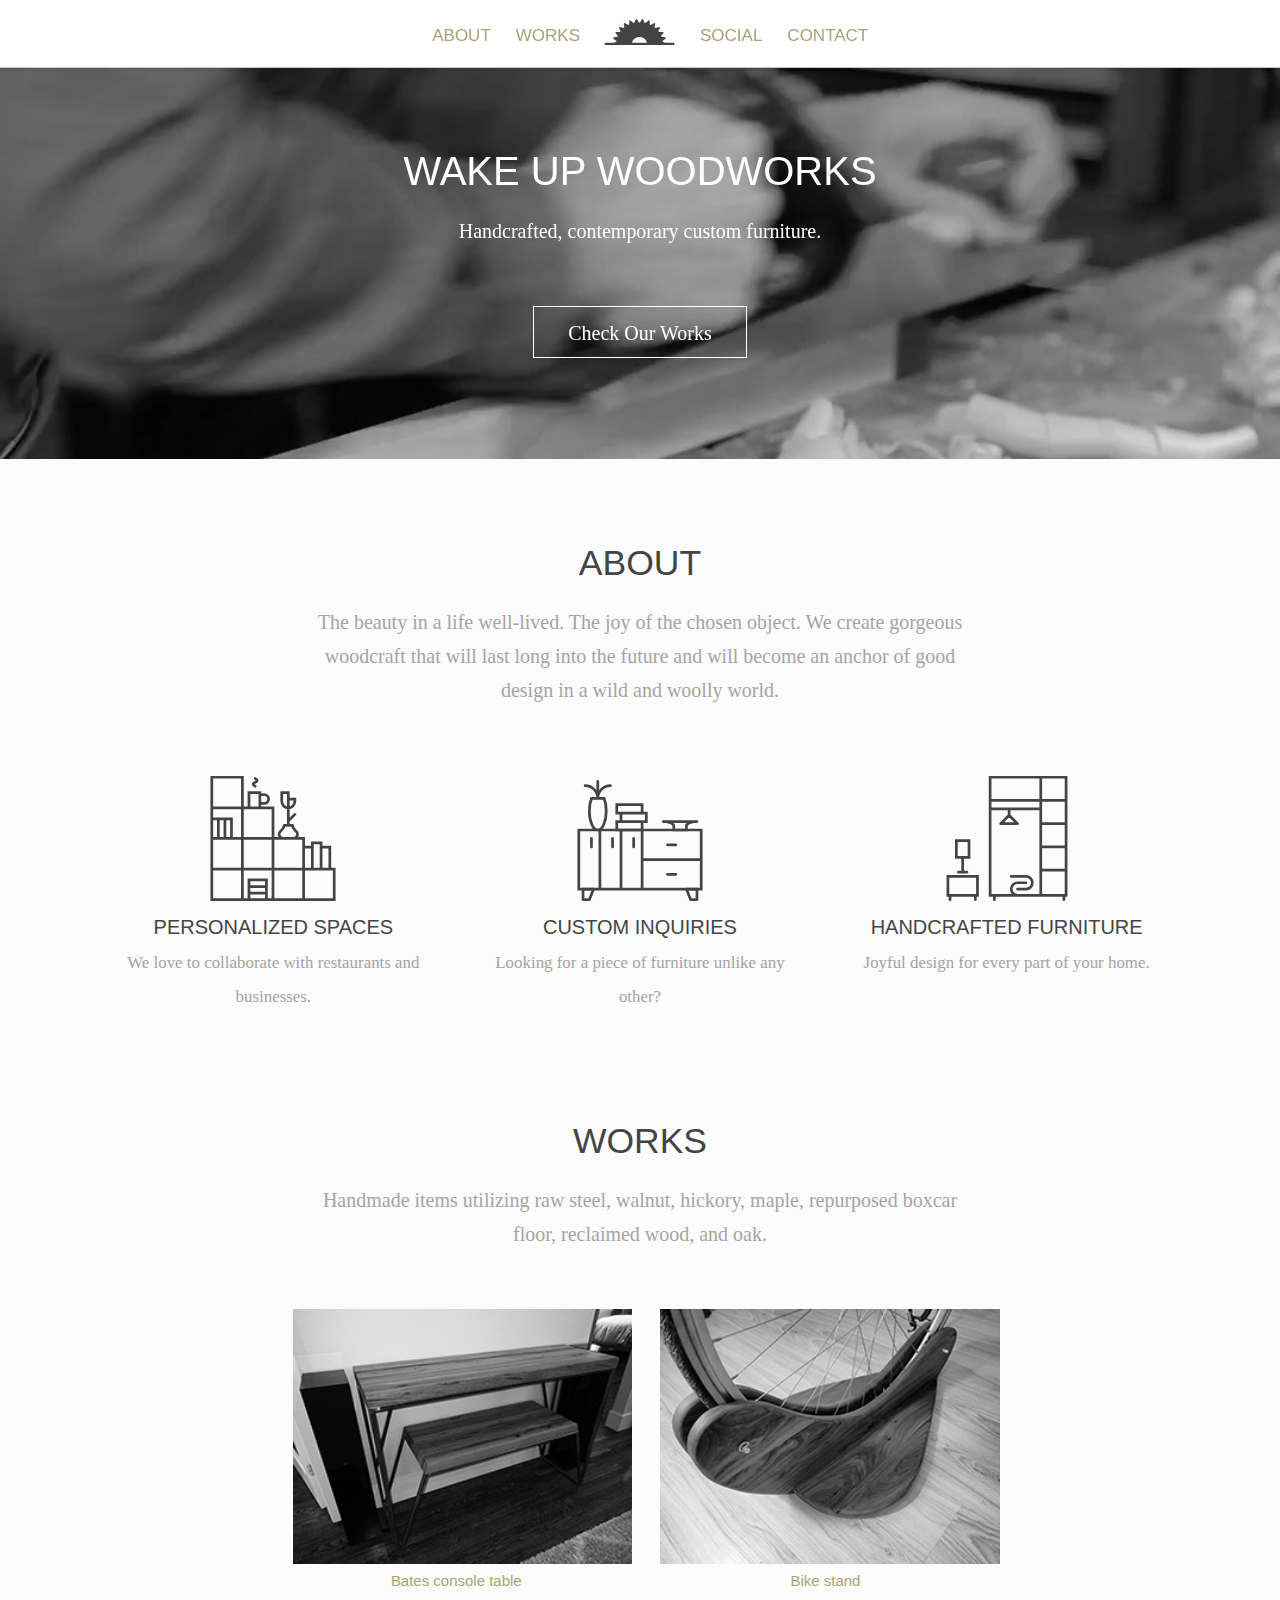
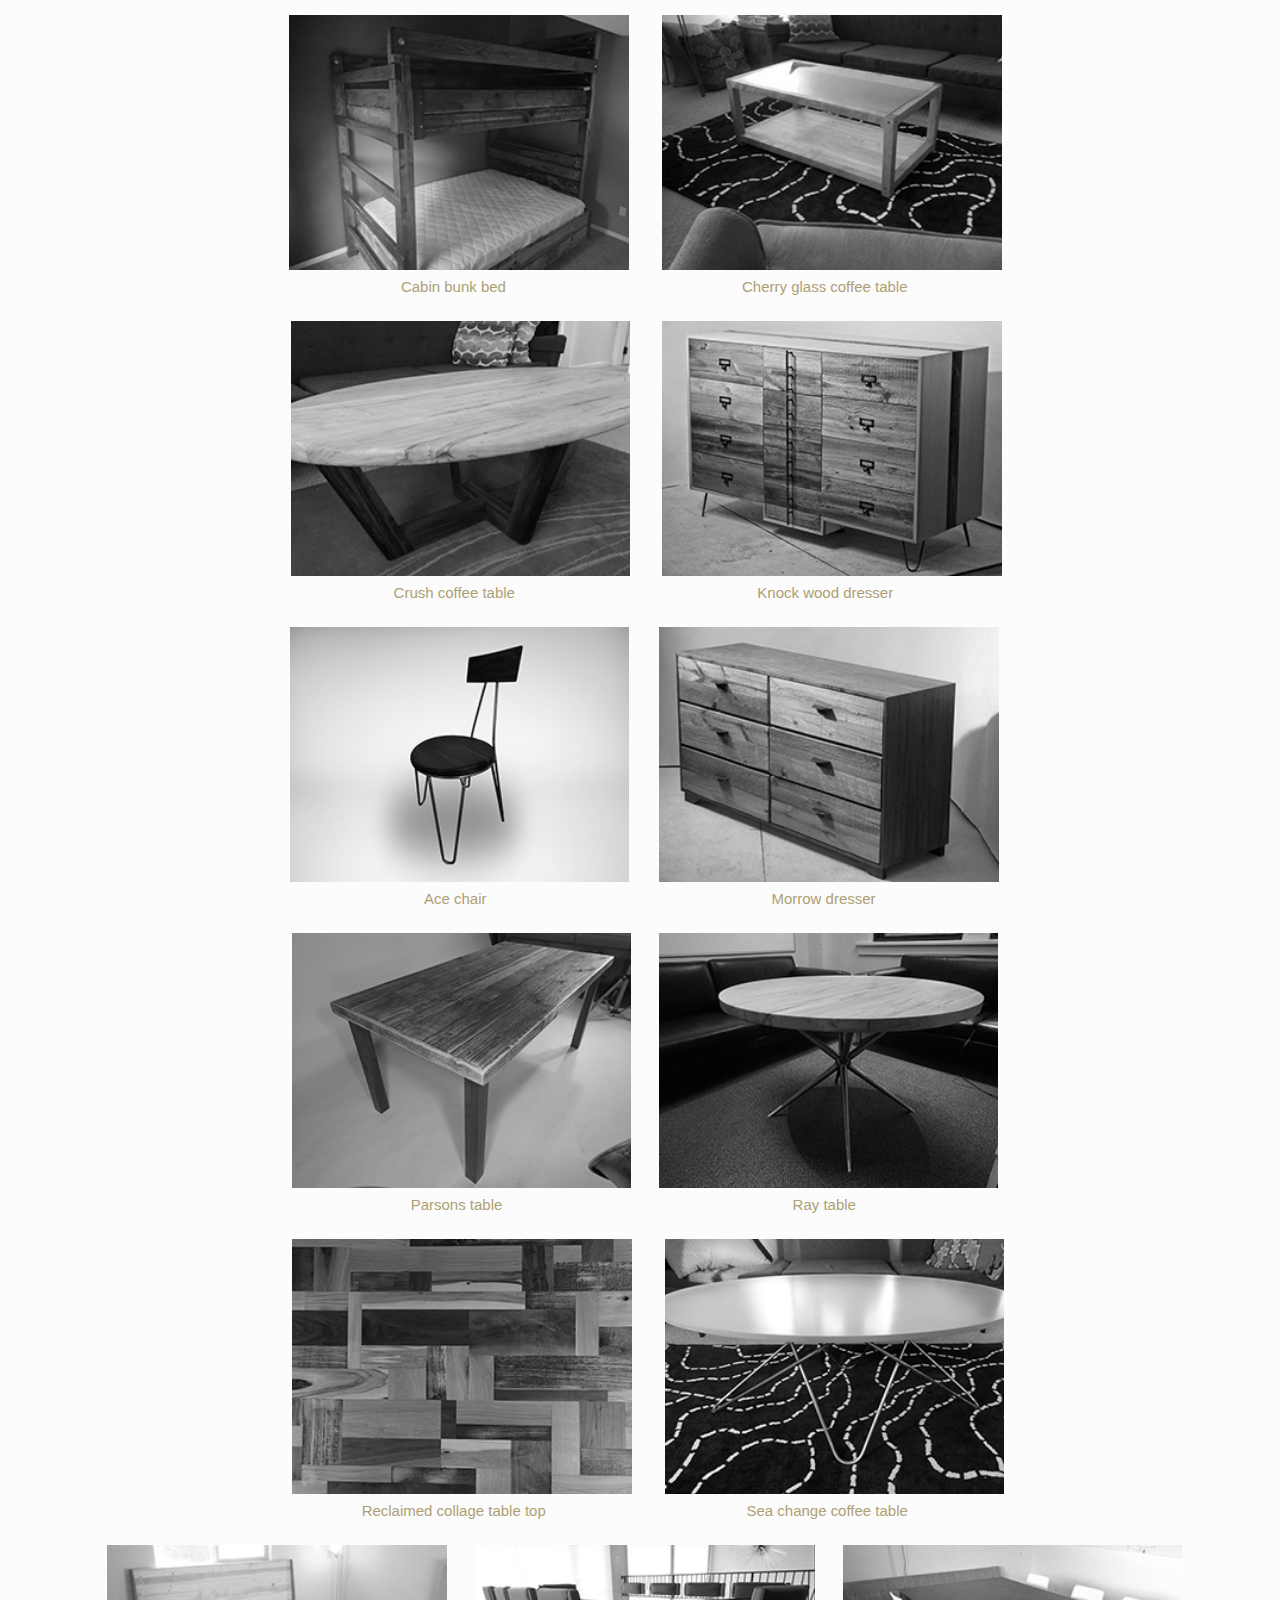
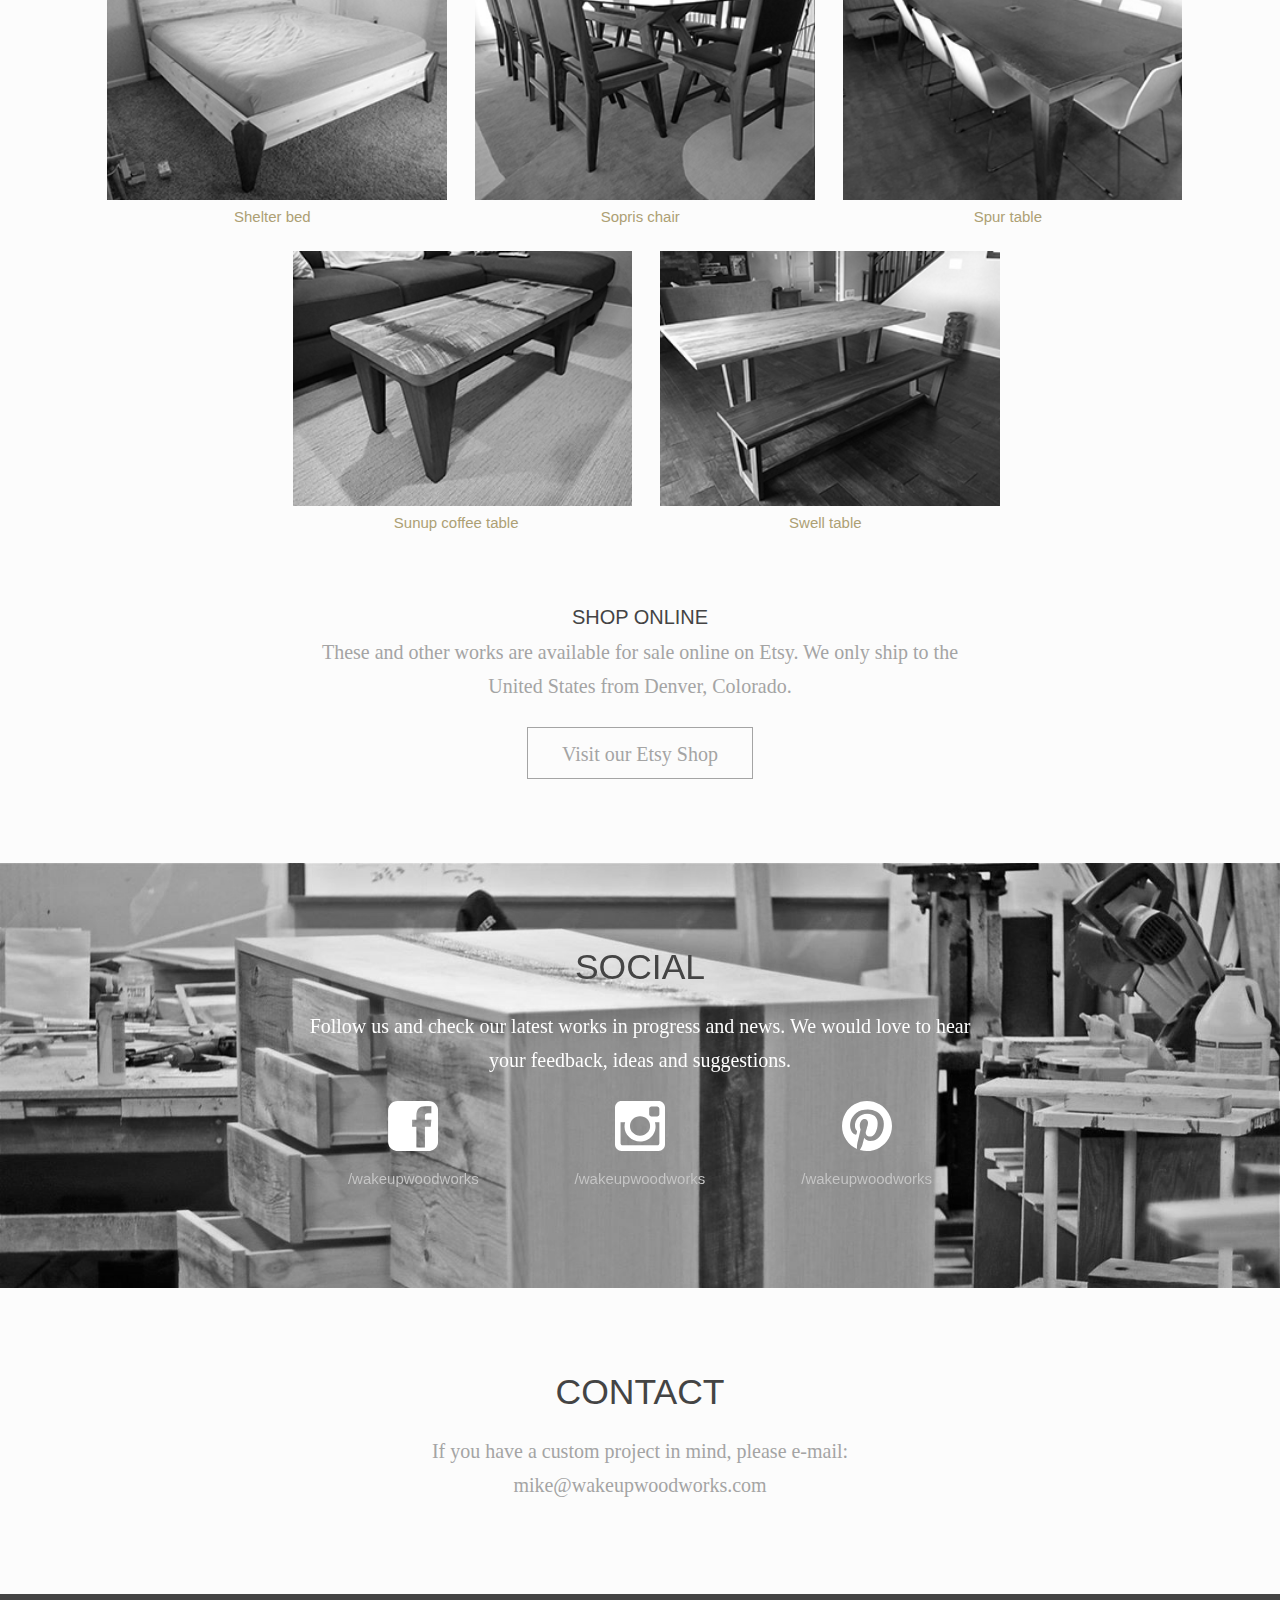
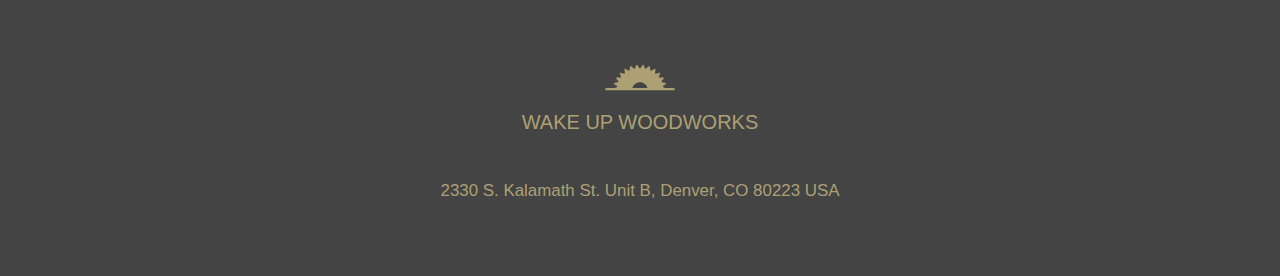
<file: index.max.html>
<!doctype html>
<html lang="en">
  <head>
    <meta charset="utf-8">
    <meta name="viewport" content="width=device-width, initial-scale=1.0">
    <meta http-equiv="X-UA-Compatible" content="IE=edge">
    <title>Wake Up Woodworks • Joyful design for every part of your home</title>
    <link rel="stylesheet" href="assets/css/style.min.css">
    <link rel="shortcut icon" href="assets/img/favicon.ico">
    <!-- Apple -->
    <link rel="apple-touch-icon" href="touch-icon-iphone.png">
    <link rel="apple-touch-icon" sizes="76x76" href="touch-icon-ipad.png">
    <link rel="apple-touch-icon" sizes="120x120" href="touch-icon-iphone-retina.png">
    <link rel="apple-touch-icon" sizes="152x152" href="touch-icon-ipad-retina.png">
    <!-- Google -->
    <meta name="description" content="Handcrafted, contemporary custom furniture. Gorgeous woodcraft that will last long into the future and will become an anchor of good design in a wild and woolly world.">
    <meta name="keywords" content="wood, furniture, colorado, denver, steel, walnut, hickory, maple, reclaimed, oak">
    <!-- Facebook Open Graph -->
    <meta property="og:title" content="Wake Up Woodworks">
    <meta property="og:description" content="Handcrafted, contemporary custom furniture. Gorgeous woodcraft that will last long into the future and will become an anchor of good design in a wild and woolly world.">
    <meta property="og:image" content="http://wakeupwoodworks.com/wakeup_social.png">
    <meta property="og:image:secure_url" content="http://wakeupwoodworks.com/wakeup_social.png">
    <meta property="og:image:type" content="image/png">
    <meta property="og:image:width" content="1500">
    <meta property="og:image:height" content="1500">
    <!-- Twitter Card -->
    <meta name="twitter:card" content="summary_large_image" />
    <meta property="og:url" content="http://wakeupwoodworks.com/" />
    <meta property="og:title" content="Wake Up Woodworks" />
    <meta property="og:description" content="Handcrafted, contemporary custom furniture. Gorgeous woodcraft that will last long into the future and will become an anchor of good design in a wild and woolly world." />
    <meta property="og:image" content="http://wakeupwoodworks.com/wakeup_social.png" />
    <!-- Google Analytics -->
    <script>
    (function(i,s,o,g,r,a,m){i['GoogleAnalyticsObject']=r;i[r]=i[r]||function(){
    (i[r].q=i[r].q||[]).push(arguments)},i[r].l=1*new Date();a=s.createElement(o),
    m=s.getElementsByTagName(o)[0];a.async=1;a.src=g;m.parentNode.insertBefore(a,m)
    })(window,document,'script','//www.google-analytics.com/analytics.js','ga');
    ga('create', 'UA-55623979-1', 'auto');
    ga('send', 'pageview');
    </script>
  </head>
  <body>
    <!--[if lt IE 7]>
    <p class="browsehappy">You are using an <strong>outdated</strong> browser. Please <a href="http://browsehappy.com/">upgrade your browser</a> to improve your experience.</p>
    <![endif]-->
    <header>
      <nav>
        <div class="nav left">
          <ul>
            <li><a href="#about">About</a></li>
            <li><a href="#works">Works</a></li>
          </ul>
        </div>
        <div class="nav right">
          <ul>
            <li><a href="#social">Social</a></li>
            <li><a href="#contact">Contact</a></li>
          </ul>
        </div>
      </nav>
    </header>
    <div id="container">
      <video autoplay loop muted id="video">
        <source src="assets/img/graving.mp4" type="video/mp4">
      </video>
      <label for="video" class="transparent">Video of a woodworker brushing a piece of wood</label>
      <div class="content">
        <div class="section typeset">
          <div class="single">
            <h1>Wake Up Woodworks</h1>
            <p>Handcrafted, contemporary custom furniture.</p>
            <br>
            <p><a href="#works" class="button">Check Our Works</a></p>
          </div>
        </div>
      </div>
    </div>
    <div id="baseline">
      <!-- About -->
      <div class="section typeset" id="about">
        <div class="single">
          <h2>About</h2>
          <p>The beauty in a life well-lived. The joy of the chosen object. We create gorgeous woodcraft that will last long into the future and will become an anchor of good design in a wild and woolly world.</p>
          <br>
        </div>
        <div class="column column--trio">
          <img src="assets/img/bookshelf.svg" class="img-about" alt="Illustration of a bookshelf">
          <h3 class="zeta">Personalized Spaces</h3>
          <p>We love to collaborate with restaurants and businesses.</p>
        </div>
        <div class="column column--trio">
          <img src="assets/img/cupboard.svg" class="img-about" alt="Illustration of a cupboard">
          <h3 class="zeta">Custom Inquiries</h3>
          <p>Looking for a piece of furniture unlike any other?</p>
        </div>
        <div class="column column--trio">
          <img src="assets/img/wardrobe.svg" class="img-about" alt="Illustration of a wardrobe">
          <h3 class="zeta">Handcrafted furniture</h3>
          <p>Joyful design for every part of your home.</p>
        </div>
      </div>
      <!-- Works -->
      <div class="section typeset" id="works">
        <div class="single">
          <h2>Works</h2>
          <p>Handmade items utilizing raw steel, walnut, hickory, maple, repurposed boxcar floor, reclaimed wood, and oak.</p>
          <br>
        </div>
        <div class="my-gallery" itemscope itemtype="http://schema.org/ImageGallery">
          <figure itemprop="associatedMedia" itemscope itemtype="http://schema.org/ImageObject">
            <a href="http://www.wakeupwoodworks.com/assets/img/portfolio/full/bates-console-table.jpg" itemprop="contentUrl" data-size="1024x768">
              <span class="transparent">Bates console table</span>
              <img src="assets/img/portfolio/thumbs/bates-console-table.jpg" itemprop="thumbnail" alt="" />
            </a>
            <figcaption itemprop="caption description">Bates console table</figcaption>
          </figure>
          <figure itemprop="associatedMedia" itemscope itemtype="http://schema.org/ImageObject">
            <a href="http://www.wakeupwoodworks.com/assets/img/portfolio/full/bike-stand.jpg" itemprop="contentUrl" data-size="1024x768">
              <span class="transparent">Bike stand</span>
              <img src="assets/img/portfolio/thumbs/bike-stand.jpg" itemprop="thumbnail" alt="" />
            </a>
            <figcaption itemprop="caption description">Bike stand</figcaption>
          </figure>
          <figure itemprop="associatedMedia" itemscope itemtype="http://schema.org/ImageObject">
            <a href="http://www.wakeupwoodworks.com/assets/img/portfolio/full/cabin-bunk-bed.jpg" itemprop="contentUrl" data-size="1024x768">
              <span class="transparent">Cabin bunk bed</span>
              <img src="assets/img/portfolio/thumbs/cabin-bunk-bed.jpg" itemprop="thumbnail" alt="" />
            </a>
            <figcaption itemprop="caption description">Cabin bunk bed</figcaption>
          </figure>
          <figure itemprop="associatedMedia" itemscope itemtype="http://schema.org/ImageObject">
            <a href="http://www.wakeupwoodworks.com/assets/img/portfolio/full/cherry-glass-coffee-table.jpg" itemprop="contentUrl" data-size="1024x768">
              <span class="transparent">Cherry glass coffee table</span>
              <img src="assets/img/portfolio/thumbs/cherry-glass-coffee-table.jpg" itemprop="thumbnail" alt="" />
            </a>
            <figcaption itemprop="caption description">Cherry glass coffee table</figcaption>
          </figure>
          <figure itemprop="associatedMedia" itemscope itemtype="http://schema.org/ImageObject">
            <a href="http://www.wakeupwoodworks.com/assets/img/portfolio/full/crush-coffee-table.jpg" itemprop="contentUrl" data-size="1024x768">
              <span class="transparent">Crush coffee table</span>
              <img src="assets/img/portfolio/thumbs/crush-coffee-table.jpg" itemprop="thumbnail" alt="" />
            </a>
            <figcaption itemprop="caption description">Crush coffee table</figcaption>
          </figure>
          <figure itemprop="associatedMedia" itemscope itemtype="http://schema.org/ImageObject">
            <a href="http://www.wakeupwoodworks.com/assets/img/portfolio/full/knock-wood-dresser.jpg" itemprop="contentUrl" data-size="1024x768">
              <span class="transparent">Knock wood dresser</span>
              <img src="assets/img/portfolio/thumbs/knock-wood-dresser.jpg" itemprop="thumbnail" alt="" />
            </a>
            <figcaption itemprop="caption description">Knock wood dresser</figcaption>
          </figure>
          <figure itemprop="associatedMedia" itemscope itemtype="http://schema.org/ImageObject">
            <a href="http://www.wakeupwoodworks.com/assets/img/portfolio/full/ace-chair.jpg" itemprop="contentUrl" data-size="1024x768">
              <span class="transparent">Ace chair</span>
              <img src="assets/img/portfolio/thumbs/ace-chair.jpg" itemprop="thumbnail" alt="" />
            </a>
            <figcaption itemprop="caption description">Ace chair</figcaption>
          </figure>
          <figure itemprop="associatedMedia" itemscope itemtype="http://schema.org/ImageObject">
            <a href="http://www.wakeupwoodworks.com/assets/img/portfolio/full/morrow-dresser.jpg" itemprop="contentUrl" data-size="1024x768">
              <span class="transparent">Morrow dresser</span>
              <img src="assets/img/portfolio/thumbs/morrow-dresser.jpg" itemprop="thumbnail" alt="" />
            </a>
            <figcaption itemprop="caption description">Morrow dresser</figcaption>
          </figure>
          <figure itemprop="associatedMedia" itemscope itemtype="http://schema.org/ImageObject">
            <a href="http://www.wakeupwoodworks.com/assets/img/portfolio/full/parsons-table.jpg" itemprop="contentUrl" data-size="1024x768">
              <span class="transparent">Parsons table</span>
              <img src="assets/img/portfolio/thumbs/parsons-table.jpg" itemprop="thumbnail" alt="" />
            </a>
            <figcaption itemprop="caption description">Parsons table</figcaption>
          </figure>
          <figure itemprop="associatedMedia" itemscope itemtype="http://schema.org/ImageObject">
            <a href="http://www.wakeupwoodworks.com/assets/img/portfolio/full/ray-table.jpg" itemprop="contentUrl" data-size="1024x768">
              <span class="transparent">Ray table</span>
              <img src="assets/img/portfolio/thumbs/ray-table.jpg" itemprop="thumbnail" alt="" />
            </a>
            <figcaption itemprop="caption description">Ray table</figcaption>
          </figure>
          <figure itemprop="associatedMedia" itemscope itemtype="http://schema.org/ImageObject">
            <a href="http://www.wakeupwoodworks.com/assets/img/portfolio/full/reclaimed-collage-table-top.jpg" itemprop="contentUrl" data-size="1024x768">
              <span class="transparent">Reclaimed collage table top</span>
              <img src="assets/img/portfolio/thumbs/reclaimed-collage-table-top.jpg" itemprop="thumbnail" alt="" />
            </a>
            <figcaption itemprop="caption description">Reclaimed collage table top</figcaption>
          </figure>
          <figure itemprop="associatedMedia" itemscope itemtype="http://schema.org/ImageObject">
            <a href="http://www.wakeupwoodworks.com/assets/img/portfolio/full/sea-change-coffee-table.jpg" itemprop="contentUrl" data-size="1024x768">
              <span class="transparent">Sea change coffee table</span>
              <img src="assets/img/portfolio/thumbs/sea-change-coffee-table.jpg" itemprop="thumbnail" alt="" />
            </a>
            <figcaption itemprop="caption description">Sea change coffee table</figcaption>
          </figure>
          <figure itemprop="associatedMedia" itemscope itemtype="http://schema.org/ImageObject">
            <a href="http://www.wakeupwoodworks.com/assets/img/portfolio/full/shelter-bed.jpg" itemprop="contentUrl" data-size="1024x768">
              <span class="transparent">Shelter bed</span>
              <img src="assets/img/portfolio/thumbs/shelter-bed.jpg" itemprop="thumbnail" alt="" />
            </a>
            <figcaption itemprop="caption description">Shelter bed</figcaption>
          </figure>
          <figure itemprop="associatedMedia" itemscope itemtype="http://schema.org/ImageObject">
            <a href="http://www.wakeupwoodworks.com/assets/img/portfolio/full/sopris-chair.jpg" itemprop="contentUrl" data-size="1024x768">
              <span class="transparent">Sopris chair</span>
              <img src="assets/img/portfolio/thumbs/sopris-chair.jpg" itemprop="thumbnail" alt="" />
            </a>
            <figcaption itemprop="caption description">Sopris chair</figcaption>
          </figure>
          <figure itemprop="associatedMedia" itemscope itemtype="http://schema.org/ImageObject">
            <a href="http://www.wakeupwoodworks.com/assets/img/portfolio/full/spur-table.jpg" itemprop="contentUrl" data-size="1024x768">
              <span class="transparent">Spur table</span>
              <img src="assets/img/portfolio/thumbs/spur-table.jpg" itemprop="thumbnail" alt="" />
            </a>
            <figcaption itemprop="caption description">Spur table</figcaption>
          </figure>
          <figure itemprop="associatedMedia" itemscope itemtype="http://schema.org/ImageObject">
            <a href="http://www.wakeupwoodworks.com/assets/img/portfolio/full/sunup-coffee-table.jpg" itemprop="contentUrl" data-size="1024x768">
              <span class="transparent">Sunup coffee table</span>
              <img src="assets/img/portfolio/thumbs/sunup-coffee-table.jpg" itemprop="thumbnail" alt="" />
            </a>
            <figcaption itemprop="caption description">Sunup coffee table</figcaption>
          </figure>
          <figure itemprop="associatedMedia" itemscope itemtype="http://schema.org/ImageObject">
            <a href="http://www.wakeupwoodworks.com/assets/img/portfolio/full/swell-table.jpg" itemprop="contentUrl" data-size="1024x768">
              <span class="transparent">Swell table</span>
              <img src="assets/img/portfolio/thumbs/swell-table.jpg" itemprop="thumbnail" alt="" />
            </a>
            <figcaption itemprop="caption description">Swell table</figcaption>
          </figure>
        </div>
        <!-- Root element of PhotoSwipe. Must have class pswp. -->
        <div class="pswp" tabindex="-1" role="dialog" aria-hidden="true">
          <!-- Background of PhotoSwipe.
          It's a separate element, as animating opacity is faster than rgba(). -->
          <div class="pswp__bg"></div>
          <!-- Slides wrapper with overflow:hidden. -->
          <div class="pswp__scroll-wrap">
            <!-- Container that holds slides. PhotoSwipe keeps only 3 slides in DOM to save memory. -->
            <!-- don't modify these 3 pswp__item elements, data is added later on. -->
            <div class="pswp__container">
              <div class="pswp__item"></div>
              <div class="pswp__item"></div>
              <div class="pswp__item"></div>
            </div>
            <!-- Default (PhotoSwipeUI_Default) interface on top of sliding area. Can be changed. -->
            <div class="pswp__ui pswp__ui--hidden">
              <div class="pswp__top-bar">
                <!--  Controls are self-explanatory. Order can be changed. -->
                <div class="pswp__counter"></div>
                <a class="pswp__button pswp__button--close" title="Close (Esc)" value="Close"></a>
                <a class="pswp__button pswp__button--share" title="Share" value="Share"></a>
                <a class="pswp__button pswp__button--fs" title="Toggle fullscreen" value="Toggle fullscreen"></a>
                <a class="pswp__button pswp__button--zoom" title="Zoom in/out" value="Zoom in and out"></a>
                <!-- Preloader demo http://codepen.io/dimsemenov/pen/yyBWoR -->
                <!-- element will get class pswp__preloader active when preloader is running -->
                <div class="pswp__preloader">
                  <div class="pswp__preloader__icn">
                    <div class="pswp__preloader__cut">
                      <div class="pswp__preloader__donut"></div>
                    </div>
                  </div>
                </div>
              </div>
              <div class="pswp__share-modal pswp__share-modal--hidden pswp__single-tap">
                <div class="pswp__share-tooltip"></div>
              </div>
              <button class="pswp__button pswp__button--arrow--left" title="Previous (arrow left)">
              </button>
              <button class="pswp__button pswp__button--arrow--right" title="Next (arrow right)">
              </button>
              <div class="pswp__caption">
                <div class="pswp__caption__center"></div>
              </div>
            </div>
          </div>
        </div>
        <!-- CTA -->
        <div class="single">
          <br>
          <h3 class="zeta">Shop Online</h3>
          <p>These and other works are available for sale online on Etsy. We only ship to the United States from Denver, Colorado.</p>
          <p><a href="https://www.etsy.com/shop/WakeUpWoodworks" target="_blank" class="button">Visit our Etsy Shop</a></p></div>
        </div>
        
        <div class="single">
          
        </div>
        
        <!-- Social -->
        <div class="social" id="social">
          <div class="section typeset">
            <div class="single">
              <h2>Social</h2>
              <p>Follow us and check our latest works in progress and news. We would love to hear your feedback, ideas and suggestions.</p>
              <div class="column column--trio">
                <a href="https://www.facebook.com/wakeupwoodworks" target="_blank">
                  <img src="assets/img/facebook.svg" alt="Facebook">
                  <p class="caption">/wakeupwoodworks</p>
                </a>
              </div>
              <div class="column column--trio">
                <a href="https://www.instagram.com/wakeupwoodworks/" target="_blank">
                  <img src="assets/img/instagram.svg" alt="Instagram">
                  <p class="caption">/wakeupwoodworks</p>
                </a>
              </div>
              <div class="column column--trio">
                <a href="https://www.pinterest.com/wakeupwoodworks/" target="_blank">
                  <img src="assets/img/pinterest.svg" alt="Pinterest">
                  <p class="caption">/wakeupwoodworks</p>
                </a>
              </div>
            </div>
          </div>
        </div>
        <!-- Contact -->
        <div class="section typeset" id="contact">
          <div class="single">
            <h2>Contact</h2>
            <p>If you have a custom project in mind, please e-mail:<br>mike@wakeupwoodworks.com</p>
            <!-- <form method="post" action="mail.php" name="contact">
              <div class="column column--duo">
                <p>
                  <label for="Name">Name:</label><br>
                  <input type="text" name="Name" id="Name" />
                </p>
              </div>
              <div class="column column--duo">
                <p>
                  <label for="Email">Email:</label><br>
                  <input type="email" name="Email" id="Email" />
                </p>
              </div>
              <p>
                <label for="Message">Message:</label><br>
                <textarea name="Message" id="Message"></textarea>
              </p>
              <p class="submit">
                <input type="submit" name="submit" value="Submit">
              </p>
            </form> -->
          </div>
        </div>
      </div>
      <footer class="global-footer typeset">
        <h3 class="zeta"><a href="#container"><img src="assets/img/wakeup_footer.svg" alt="Logo of the company" title="Back to top"><br>Wake Up Woodworks</a></h3>
        <br>
        <p><a href="https://goo.gl/maps/JnWWH" target="_blank">2330 S. Kalamath St. Unit B, Denver, CO 80223 USA</a></p>
      </footer>
      <!-- Scripts -->
      <script src="assets/js/scripts.min.js"></script>
    </body>
  </html>
</file>
<file: assets/css/style.min.css>
*{-moz-box-sizing:border-box;box-sizing:border-box}a,abbr,acronym,address,applet,article,aside,audio,b,big,blockquote,body,canvas,caption,center,cite,code,dd,del,details,dfn,div,dl,dt,em,embed,fieldset,figcaption,figure,footer,form,h1,h2,h3,h4,h5,h6,header,hgroup,html,i,iframe,img,ins,kbd,label,legend,li,mark,menu,nav,object,ol,output,p,pre,q,ruby,s,samp,section,small,span,strike,strong,sub,summary,sup,table,tbody,td,tfoot,th,thead,time,tr,tt,u,ul,var,video{margin:0;padding:0;border:0;font:inherit;vertical-align:baseline}article,aside,details,figcaption,figure,footer,header,hgroup,menu,nav,section{display:block}body,html{height:100%}a img{border:none}blockquote{quotes:none}blockquote:after,blockquote:before{content:'';content:none}table{border-collapse:collapse;border-spacing:0}caption,td,th{text-align:left;font-weight:400;vertical-align:middle}html{-webkit-text-size-adjust:100%;-ms-text-size-adjust:100%;font-size:75%}@media screen and (min-width:40em){html{font-size:87.5%}}@media screen and (min-width:50em){html{font-size:93.75%}}@media screen and (min-width:64em){html{font-size:106.25%}}@media screen and (min-width:100em){html{font-size:118.75%}}body,input,textarea{font-family:Georgia,serif;font-style:normal;font-weight:400;line-height:2rem;font-size:1.33333rem}@media screen and (min-width:40em){body,input,textarea{font-size:1.21429rem}}@media screen and (min-width:50em){body,input,textarea{font-size:1.2rem}}@media screen and (min-width:64em){body,input,textarea{font-size:1.17647rem}}@media screen and (min-width:100em){body,input,textarea{font-size:1.15789rem}}a{-webkit-transition:color .1s,background-color .1s;-moz-transition:color .1s,background-color .1s;-ms-transition:color .1s,background-color .1s;-o-transition:color .1s,background-color .1s;transition:color .1s,background-color .1s;color:#ada074;text-decoration:none}a:active,a:focus,a:hover{color:#766b45;text-decoration:none}.typeset p{-webkit-font-feature-settings:'kern' 1,'onum' 1,'liga' 1;-moz-font-feature-settings:'kern' 1,'onum' 1,'liga' 1;-ms-font-feature-settings:'kern' 1,'onum' 1,'liga' 1;-o-font-feature-settings:'kern' 1,'onum' 1,'liga' 1;font-feature-settings:'kern' 1,'onum' 1,'liga' 1;line-height:2rem;margin-bottom:1.43999rem;padding-top:.56001rem}@media screen and (min-width:40em){.typeset p{margin-bottom:1.4007rem;padding-top:.5993rem}}@media screen and (min-width:50em){.typeset p{margin-bottom:1.39599rem;padding-top:.60401rem}}@media screen and (min-width:64em){.typeset p{margin-bottom:1.38823rem;padding-top:.61177rem}}@media screen and (min-width:100em){.typeset p{margin-bottom:1.3821rem;padding-top:.6179rem}}.typeset h1,.typeset h2,.typeset h3,.typeset h4,.typeset h5,.typeset h6{-webkit-font-feature-settings:'dlig' 1,'liga' 1,'lnum' 1,'kern' 1;-moz-font-feature-settings:'dlig' 1,'liga' 1,'lnum' 1,'kern' 1;-ms-font-feature-settings:'dlig' 1,'liga' 1,'lnum' 1,'kern' 1;-o-font-feature-settings:'dlig' 1,'liga' 1,'lnum' 1,'kern' 1;font-feature-settings:'dlig' 1,'liga' 1,'lnum' 1,'kern' 1;color:#444;font-family:Montserrat-Regular,sans-serif;font-style:normal;font-weight:400;text-transform:uppercase}.typeset .alpha,.typeset h1{line-height:3rem;font-size:2.33333rem;margin-bottom:.43332rem;padding-top:.56668rem}@media screen and (min-width:40em){.typeset .alpha,.typeset h1{font-size:2.14286rem;margin-bottom:.35713rem;padding-top:.64287rem}}@media screen and (min-width:50em){.typeset .alpha,.typeset h1{font-size:2.13333rem;margin-bottom:.35332rem;padding-top:.64668rem}}@media screen and (min-width:64em){.typeset .alpha,.typeset h1{font-size:2.35294rem;margin-bottom:.44117rem;padding-top:.55883rem}}@media screen and (min-width:100em){.typeset .alpha,.typeset h1{font-size:2.63158rem;margin-bottom:.55262rem;padding-top:.44738rem}}.typeset .beta,.typeset h2{line-height:3rem;font-size:2.08333rem;margin-bottom:.33332rem;padding-top:.66668rem}@media screen and (min-width:40em){.typeset .beta,.typeset h2{font-size:1.9rem;margin-bottom:.25999rem;padding-top:.74001rem}}@media screen and (min-width:50em){.typeset .beta,.typeset h2{font-size:1.87333rem;margin-bottom:.24932rem;padding-top:.75068rem}}@media screen and (min-width:64em){.typeset .beta,.typeset h2{font-size:2.08824rem;margin-bottom:.33528rem;padding-top:.66472rem}}@media screen and (min-width:100em){.typeset .beta,.typeset h2{font-size:2.31053rem;margin-bottom:.4242rem;padding-top:.5758rem}}.typeset .gamma,.typeset h3{line-height:3rem;font-size:1.86667rem;margin-bottom:.24666rem;padding-top:.75334rem}@media screen and (min-width:40em){.typeset .gamma,.typeset h3{font-size:1.71429rem;margin-bottom:.1857rem;padding-top:.8143rem}}@media screen and (min-width:50em){.typeset .gamma,.typeset h3{font-size:1.70667rem;margin-bottom:.18266rem;padding-top:.81734rem}}@media screen and (min-width:64em){.typeset .gamma,.typeset h3{font-size:1.76471rem;margin-bottom:.20587rem;padding-top:.79413rem}}@media screen and (min-width:100em){.typeset .gamma,.typeset h3{font-size:1.85789rem;margin-bottom:.24315rem;padding-top:.75685rem}}.typeset .delta,.typeset h4{line-height:2rem;font-size:1.66667rem;margin-bottom:-.33334rem;padding-top:.33334rem}@media screen and (min-width:40em){.typeset .delta,.typeset h4{font-size:1.52143rem;margin-bottom:-.39144rem;padding-top:.39144rem}}@media screen and (min-width:50em){.typeset .delta,.typeset h4{font-size:1.5rem;margin-bottom:-.40001rem;padding-top:.40001rem}}@media screen and (min-width:64em){.typeset .delta,.typeset h4{font-size:1.57059rem;margin-bottom:-.37177rem;padding-top:.37177rem}}@media screen and (min-width:100em){.typeset .delta,.typeset h4{font-size:1.63684rem;margin-bottom:-.34527rem;padding-top:.34527rem}}.typeset .epsilon,.typeset h5{line-height:2rem;font-size:1.49167rem;margin-bottom:-.40334rem;padding-top:.40334rem}@media screen and (min-width:40em){.typeset .epsilon,.typeset h5{font-size:1.37143rem;margin-bottom:-.45144rem;padding-top:.45144rem}}@media screen and (min-width:50em){.typeset .epsilon,.typeset h5{font-size:1.36667rem;margin-bottom:-.45334rem;padding-top:.45334rem}}@media screen and (min-width:64em){.typeset .epsilon,.typeset h5{font-size:1.32353rem;margin-bottom:-.4706rem;padding-top:.4706rem}}@media screen and (min-width:100em){.typeset .epsilon,.typeset h5{font-size:1.31579rem;margin-bottom:-.47369rem;padding-top:.47369rem}}.typeset .zeta,.typeset h6{line-height:2rem;font-size:1.33333rem;margin-bottom:-.46668rem;padding-top:.46668rem}@media screen and (min-width:40em){.typeset .zeta,.typeset h6{font-size:1.21429rem;margin-bottom:-.5143rem;padding-top:.5143rem}}@media screen and (min-width:50em){.typeset .zeta,.typeset h6{font-size:1.2rem;margin-bottom:-.52001rem;padding-top:.52001rem}}@media screen and (min-width:64em){.typeset .zeta,.typeset h6{font-size:1.17647rem;margin-bottom:-.52942rem;padding-top:.52942rem}}@media screen and (min-width:100em){.typeset .zeta,.typeset h6{font-size:1.15789rem;margin-bottom:-.53685rem;padding-top:.53685rem}}.typeset ol,.typeset ul{line-height:2rem;margin-bottom:1.43999rem;padding-top:.56001rem}@media screen and (min-width:40em){.typeset ol,.typeset ul{margin-bottom:1.4007rem;padding-top:.5993rem}}@media screen and (min-width:50em){.typeset ol,.typeset ul{margin-bottom:1.39599rem;padding-top:.60401rem}}@media screen and (min-width:64em){.typeset ol,.typeset ul{margin-bottom:1.38823rem;padding-top:.61177rem}}@media screen and (min-width:100em){.typeset ol,.typeset ul{margin-bottom:1.3821rem;padding-top:.6179rem}}.typeset ol li,.typeset ul li{-webkit-font-feature-settings:'kern' 1,'onum' 1,'liga' 1;-moz-font-feature-settings:'kern' 1,'onum' 1,'liga' 1;-ms-font-feature-settings:'kern' 1,'onum' 1,'liga' 1;-o-font-feature-settings:'kern' 1,'onum' 1,'liga' 1;font-feature-settings:'kern' 1,'onum' 1,'liga' 1;margin-left:2rem}@media screen and (min-width:40em){.typeset ol li,.typeset ul li{margin-left:0}}.typeset .bold,.typeset b,.typeset strong{font-weight:700}.typeset .italic,.typeset em,.typeset i{font-style:italic}.typeset .caption,.typeset figcaption,.typeset small{font-family:Montserrat-Regular,sans-serif;font-style:normal;font-weight:400;font-size:1.06667rem}@media screen and (min-width:40em){.typeset .caption,.typeset figcaption,.typeset small{font-size:.97143rem}}@media screen and (min-width:50em){.typeset .caption,.typeset figcaption,.typeset small{font-size:.96rem}}@media screen and (min-width:64em){.typeset .caption,.typeset figcaption,.typeset small{font-size:.88235rem}}@media screen and (min-width:100em){.typeset .caption,.typeset figcaption,.typeset small{font-size:.82105rem}}.typeset small{line-height:1rem}.typeset .caption{color:#BDC8CC;line-height:2rem;margin-bottom:1.42666rem;padding-top:.57334rem}@media screen and (min-width:40em){.typeset .caption{margin-bottom:1.38856rem;padding-top:.61144rem}}@media screen and (min-width:50em){.typeset .caption{margin-bottom:1.38399rem;padding-top:.61601rem}}@media screen and (min-width:64em){.typeset .caption{margin-bottom:1.35293rem;padding-top:.64707rem}}@media screen and (min-width:100em){.typeset .caption{margin-bottom:1.32841rem;padding-top:.67159rem}}.typeset .alpha+.caption,.typeset .beta+.caption,.typeset .gamma+.caption,.typeset h1+.caption,.typeset h2+.caption,.typeset h3+.caption{margin-top:-1rem}.typeset .delta+.caption,.typeset .epsilon+.caption,.typeset .zeta+.caption{margin-top:0}.typeset blockquote p{border-left:.15rem solid #ada074;font-style:italic;padding-left:1rem;margin-bottom:1.87999rem;padding-bottom:.56001rem}@media screen and (min-width:40em){.typeset blockquote p{margin-bottom:1.80142rem;padding-bottom:.5993rem}}@media screen and (min-width:50em){.typeset blockquote p{margin-bottom:1.79199rem;padding-bottom:.60401rem}}@media screen and (min-width:64em){.typeset blockquote p{margin-bottom:1.77646rem;padding-bottom:.61177rem}}@media screen and (min-width:100em){.typeset blockquote p{margin-bottom:1.7642rem;padding-bottom:.6179rem}}@media screen and (min-width:40em){.typeset blockquote{margin-left:-1rem}}.typeset hr{background-image:-webkit-gradient(linear,left top,left bottom,from(transparent),to(#BDC8CC));background-image:-webkit-linear-gradient(top,transparent 50%,#BDC8CC 50%);background-image:linear-gradient(to bottom,transparent 50%,#BDC8CC 50%);background-position:0 50%;background-repeat:repeat-x;background-size:100% .15rem;border:0;margin:0;padding-bottom:3rem;padding-top:3rem}.typeset code,.typeset pre{background-color:#444;font-family:Menlo,monospace}.typeset pre{display:block;margin-bottom:2rem;padding:1rem;white-space:pre;white-space:pre-wrap;word-break:break-all;word-wrap:break-word}.typeset code{line-height:1rem;font-size:1.06667rem}@media screen and (min-width:40em){.typeset code{font-size:.97143rem}}@media screen and (min-width:50em){.typeset code{font-size:.96rem}}@media screen and (min-width:64em){.typeset code{font-size:.88235rem}}@media screen and (min-width:100em){.typeset code{font-size:.82105rem}}.typeset input[type=email],.typeset input[type=text],.typeset textarea{display:block;height:2rem;margin-bottom:2rem;padding:.5rem;border:1px solid #a4a4a4;background:0 0;width:100%}.typeset textarea{height:8rem;line-height:2rem;padding-top:0}.typeset .button,.typeset input[type=submit]{border:1px solid #a4a4a4;background:0 0;margin-bottom:2rem;color:#a4a4a4;cursor:pointer;text-shadow:none;-webkit-transition:all .2s ease;-moz-transition:all .2s ease;-o-transition:all .2s ease;transition:all .2s ease}.typeset .button:hover,.typeset input[type=submit]:hover{background:#ada074;border:1px solid #ada074;color:#FFF}.typeset input[type=submit]{height:3rem;padding:0 2rem;margin-top:-.15rem;margin-bottom:2.85rem}.typeset .button{padding:.9rem 2rem .75rem}.typeset .upper{letter-spacing:.1rem;text-transform:uppercase}.typeset .small-caps{-webkit-font-feature-settings:'smcp' 1,'kern' 1;-moz-font-feature-settings:'smcp' 1,'kern' 1;-ms-font-feature-settings:'smcp' 1,'kern' 1;-o-font-feature-settings:'smcp' 1,'kern' 1;font-feature-settings:'smcp' 1,'kern' 1;letter-spacing:.1rem}.typeset .lining-numerals{-webkit-font-feature-settings:'lnum' 1,'kern' 1;-moz-font-feature-settings:'lnum' 1,'kern' 1;-ms-font-feature-settings:'lnum' 1,'kern' 1;-o-font-feature-settings:'lnum' 1,'kern' 1;font-feature-settings:'lnum' 1,'kern' 1}.typeset .oldstyle-numerals{-webkit-font-feature-settings:'onum' 1,'kern' 1;-moz-font-feature-settings:'onum' 1,'kern' 1;-ms-font-feature-settings:'onum' 1,'kern' 1;-o-font-feature-settings:'onum' 1,'kern' 1;font-feature-settings:'onum' 1,'kern' 1}.section{margin:0 auto;position:relative;width:94%}.section:after,.section:before{display:table;content:""}.section:after{clear:both}@media screen and (min-width:64em){.section{max-width:64.70588rem}}@media screen and (min-width:100em){.section{max-width:68.42105rem}}.single{margin:0 auto;max-width:41.66667rem}@media screen and (min-width:40em){.single{max-width:39.28571rem}}@media screen and (min-width:50em){.single{max-width:40rem}}@media screen and (min-width:64em){.single{max-width:40rem}}@media screen and (min-width:100em){.single{max-width:39.47368rem}}.column{margin:0 auto;width:100%;max-width:41.66667rem}@media screen and (min-width:40em){.column{float:left;margin:inherit;max-width:auto;padding-left:1rem;padding-right:1rem}}@media screen and (min-width:64em){.column{padding-left:2rem;padding-right:2rem}}@media screen and (min-width:40em){.column--duo{width:50%}}@media screen and (min-width:40em){.column--trio{width:33.333%}}@media screen and (min-width:40em){.column--quad{width:50%}}@media screen and (min-width:50em){.column--quad{width:25%}}@media screen and (min-width:40em){.column--main{max-width:65%}}@media screen and (min-width:50em){.column--main{max-width:65%}}@media screen and (min-width:64em){.column--main{max-width:65%}}@media screen and (min-width:100em){.column--main{max-width:63.53846%}}@media screen and (min-width:40em){.column--sidebar{padding-right:2rem;max-width:35%}}@media screen and (min-width:50em){.column--sidebar{max-width:35%}}@media screen and (min-width:64em){.column--sidebar{padding-right:4rem;max-width:35%}}@media screen and (min-width:100em){.column--sidebar{max-width:36.46154%}}@media screen and (min-width:40em){.column--main+.column--sidebar{padding-left:2rem;padding-right:1rem}}@media screen and (min-width:64em){.column--main+.column--sidebar{padding-left:4rem;padding-right:2rem}}@media screen and (min-width:64em){.column--quad li,.column--quad p,.column--sidebar li,.column--sidebar p,.column--trio li,.column--trio p{line-height:2rem;font-size:.99412rem;margin-bottom:1.32805rem;padding-top:.67195rem}}@media screen and (min-width:100em){.column--quad li,.column--quad p,.column--sidebar li,.column--sidebar p,.column--trio li,.column--trio p{line-height:2rem;font-size:.92632rem;margin-bottom:1.30567rem;padding-top:.69433rem}}@media screen and (min-width:40em){.column--right{max-width:65%;margin-left:35%}}@media screen and (min-width:50em){.column--right{max-width:65%;margin-left:35%}}@media screen and (min-width:64em){.column--right{max-width:65%;margin-left:35%}}@media screen and (min-width:100em){.column--right{max-width:63.53846%;margin-left:36.46154%}}@media screen and (min-width:40em){.column--right .sidenote{left:0;padding-left:1rem;padding-right:2rem;position:absolute;max-width:35%}}@media screen and (min-width:50em){.column--right .sidenote{max-width:35%}}@media screen and (min-width:64em){.column--right .sidenote{padding-right:4rem;max-width:35%}}@media screen and (min-width:100em){.column--right .sidenote{padding-left:2rem;max-width:36.46154%}}@media screen and (min-width:40em){.column--left{max-width:65%}}@media screen and (min-width:50em){.column--left{max-width:65%}}@media screen and (min-width:64em){.column--left{max-width:65%}}@media screen and (min-width:100em){.column--left{max-width:63.53846%}}@media screen and (min-width:40em){.column--left .sidenote{padding-left:2rem;padding-right:1rem;position:absolute;max-width:35%;left:65%}}@media screen and (min-width:50em){.column--left .sidenote{max-width:35%;left:65%}}@media screen and (min-width:64em){.column--left .sidenote{padding-left:4rem;max-width:35%;left:65%}}@media screen and (min-width:100em){.column--left .sidenote{padding-right:2rem;max-width:36.46154%;left:63.53846%}}/*! PhotoSwipe main CSS by Dmitry Semenov | photoswipe.com | MIT license */.pswp{display:none;position:absolute;width:100%;height:100%;left:0;top:0;overflow:hidden;-ms-touch-action:none;touch-action:none;z-index:1500;-webkit-text-size-adjust:100%;-webkit-backface-visibility:hidden;outline:0}.pswp *{-webkit-box-sizing:border-box;box-sizing:border-box}.pswp img{max-width:none}.pswp--animate_opacity{opacity:.001;will-change:opacity;-webkit-transition:opacity 333ms cubic-bezier(0.4,0,.22,1);transition:opacity 333ms cubic-bezier(0.4,0,.22,1)}.pswp--open{display:block}.pswp--zoom-allowed .pswp__img{cursor:-webkit-zoom-in;cursor:-moz-zoom-in;cursor:zoom-in}.pswp--zoomed-in .pswp__img{cursor:-webkit-grab;cursor:-moz-grab;cursor:grab}.pswp--dragging .pswp__img{cursor:-webkit-grabbing;cursor:-moz-grabbing;cursor:grabbing}.pswp__bg{position:absolute;left:0;top:0;width:100%;height:100%;background:#000;opacity:0;-webkit-backface-visibility:hidden}.pswp__scroll-wrap{position:absolute;left:0;top:0;width:100%;height:100%;overflow:hidden}.pswp__container,.pswp__zoom-wrap{-ms-touch-action:none;touch-action:none;position:absolute;left:0;right:0;top:0;bottom:0}.pswp__container,.pswp__img{-webkit-user-select:none;-moz-user-select:none;-ms-user-select:none;user-select:none;-webkit-tap-highlight-color:transparent;-webkit-touch-callout:none}.pswp__zoom-wrap{position:absolute;width:100%;-webkit-transform-origin:left top;-ms-transform-origin:left top;transform-origin:left top;-webkit-transition:-webkit-transform 333ms cubic-bezier(0.4,0,.22,1);transition:transform 333ms cubic-bezier(0.4,0,.22,1)}.pswp__bg{will-change:opacity;-webkit-transition:opacity 333ms cubic-bezier(0.4,0,.22,1);transition:opacity 333ms cubic-bezier(0.4,0,.22,1)}.pswp--animated-in .pswp__bg,.pswp--animated-in .pswp__zoom-wrap{-webkit-transition:none;transition:none}.pswp__container,.pswp__zoom-wrap{-webkit-backface-visibility:hidden;will-change:transform}.pswp__item{position:absolute;left:0;right:0;top:0;bottom:0;overflow:hidden}.pswp__img{position:absolute;width:auto;height:auto;top:0;left:0;-webkit-transition:opacity .15s;transition:opacity .15s}.pswp__img--placeholder{-webkit-backface-visibility:hidden}.pswp__img--placeholder--blank{background:#222}.pswp--ie .pswp__img{width:100%!important;height:auto!important;left:0;top:0}.pswp__error-msg{position:absolute;left:0;top:50%;width:100%;text-align:center;font-size:14px;line-height:16px;margin-top:-8px;color:#CCC}.pswp__error-msg a{color:#CCC;text-decoration:underline}/*! PhotoSwipe Default UI CSS by Dmitry Semenov | photoswipe.com | MIT license */.pswp__button{position:relative;cursor:pointer;overflow:visible;-webkit-appearance:none;display:block;border:0;padding:0;margin:0;float:right;opacity:.75;-webkit-transition:opacity .2s;transition:opacity .2s;-webkit-box-shadow:none;box-shadow:none}.pswp__button:focus,.pswp__button:hover{opacity:1}.pswp__button:active{outline:0;opacity:.9}.pswp__button::-moz-focus-inner{padding:0;border:0}.pswp__ui--over-close .pswp__button--close{opacity:1}.pswp__button,.pswp__button--arrow--left:before,.pswp__button--arrow--right:before{background:url(../img/default-skin.png) 0 0 no-repeat;background-size:264px 88px;width:44px;height:44px}@media (-webkit-min-device-pixel-ratio:1.1),(-webkit-min-device-pixel-ratio:1.09375),(min-resolution:105dpi),(min-resolution:1.1dppx){.pswp--svg .pswp__button,.pswp--svg .pswp__button--arrow--left:before,.pswp--svg .pswp__button--arrow--right:before{background-image:url(../img/default-skin.svg)}.pswp--svg .pswp__button--arrow--left,.pswp--svg .pswp__button--arrow--right{background:0 0}}.pswp__button--close{background-position:0 -44px}.pswp__button--share{background-position:-44px -44px}.pswp__button--fs{display:none}.pswp--supports-fs .pswp__button--fs{display:block}.pswp--fs .pswp__button--fs{background-position:-44px 0}.pswp__button--zoom{display:none;background-position:-88px 0}.pswp--zoom-allowed .pswp__button--zoom{display:block}.pswp--zoomed-in .pswp__button--zoom{background-position:-132px 0}.pswp--touch .pswp__button--arrow--left,.pswp--touch .pswp__button--arrow--right{visibility:hidden}.pswp__button--arrow--left,.pswp__button--arrow--right{background:0 0;top:50%;margin-top:-50px;width:70px;height:100px;position:absolute}.pswp__button--arrow--left{left:0}.pswp__button--arrow--right{right:0}.pswp__button--arrow--left:before,.pswp__button--arrow--right:before{content:'';top:35px;background-color:rgba(0,0,0,.3);height:30px;width:32px;position:absolute}.pswp__button--arrow--left:before{left:6px;background-position:-138px -44px}.pswp__button--arrow--right:before{right:6px;background-position:-94px -44px}.pswp__counter,.pswp__share-modal{-webkit-user-select:none;-moz-user-select:none;-ms-user-select:none;user-select:none}.pswp__share-modal{display:block;background:rgba(0,0,0,.5);width:100%;height:100%;top:0;left:0;padding:10px;position:absolute;z-index:1600;opacity:0;-webkit-transition:opacity .25s ease-out;transition:opacity .25s ease-out;-webkit-backface-visibility:hidden;will-change:opacity}.pswp__share-modal--hidden{display:none}.pswp__share-tooltip{z-index:1620;position:absolute;background:#FFF;top:56px;border-radius:2px;display:block;width:auto;right:44px;-webkit-box-shadow:0 2px 5px rgba(0,0,0,.25);box-shadow:0 2px 5px rgba(0,0,0,.25);-webkit-transform:translateY(6px);-ms-transform:translateY(6px);transform:translateY(6px);-webkit-transition:-webkit-transform .25s;transition:transform .25s;-webkit-backface-visibility:hidden;will-change:transform}.pswp__share-tooltip a{display:block;padding:8px 12px;color:#000;text-decoration:none;font-size:14px;line-height:18px}.pswp__share-tooltip a:hover{text-decoration:none;color:#000}.pswp__share-tooltip a:first-child{border-radius:2px 2px 0 0}.pswp__share-tooltip a:last-child{border-radius:0 0 2px 2px}.pswp__share-modal--fade-in{opacity:1}.pswp__share-modal--fade-in .pswp__share-tooltip{-webkit-transform:translateY(0);-ms-transform:translateY(0);transform:translateY(0)}.pswp--touch .pswp__share-tooltip a{padding:16px 12px}a.pswp__share--facebook:before{content:'';display:block;width:0;height:0;position:absolute;top:-12px;right:15px;border:6px solid transparent;border-bottom-color:#FFF;-webkit-pointer-events:none;-moz-pointer-events:none;pointer-events:none}a.pswp__share--facebook:hover{background:#3E5C9A;color:#FFF}a.pswp__share--facebook:hover:before{border-bottom-color:#3E5C9A}a.pswp__share--twitter:hover{background:#55ACEE;color:#FFF}a.pswp__share--pinterest:hover{background:#CCC;color:#CE272D}a.pswp__share--download:hover{background:#DDD}.pswp__counter{position:absolute;left:0;top:0;height:44px;font-size:13px;line-height:44px;color:#FFF;opacity:.75;padding:0 10px}.pswp__caption{position:absolute;left:0;bottom:0;width:100%;min-height:44px}.pswp__caption small{font-size:11px;color:#BBB}.pswp__caption__center{text-align:left;max-width:420px;margin:0 auto;font-size:13px;padding:10px;line-height:20px;color:#CCC}.pswp__caption--empty{display:none}.pswp__caption--fake{visibility:hidden}.pswp__preloader{width:44px;height:44px;position:absolute;top:0;left:50%;margin-left:-22px;opacity:0;-webkit-transition:opacity .25s ease-out;transition:opacity .25s ease-out;will-change:opacity;direction:ltr}.pswp__preloader__icn{width:20px;height:20px;margin:12px}.pswp__preloader--active{opacity:1}.pswp__preloader--active .pswp__preloader__icn{background:url(preloader.gif) 0 0 no-repeat}.pswp--css_animation .pswp__preloader--active{opacity:1}.pswp--css_animation .pswp__preloader--active .pswp__preloader__icn{-webkit-animation:clockwise 500ms linear infinite;animation:clockwise 500ms linear infinite}.pswp--css_animation .pswp__preloader--active .pswp__preloader__donut{-webkit-animation:donut-rotate 1000ms cubic-bezier(0.4,0,.22,1) infinite;animation:donut-rotate 1000ms cubic-bezier(0.4,0,.22,1) infinite}.pswp--css_animation .pswp__preloader__icn{background:0 0;opacity:.75;width:14px;height:14px;position:absolute;left:15px;top:15px;margin:0}.pswp--css_animation .pswp__preloader__cut{position:relative;width:7px;height:14px;overflow:hidden}.pswp--css_animation .pswp__preloader__donut{-webkit-box-sizing:border-box;box-sizing:border-box;width:14px;height:14px;border:2px solid #FFF;border-radius:50%;border-left-color:transparent;border-bottom-color:transparent;position:absolute;top:0;left:0;background:0 0;margin:0}@media screen and (max-width:1024px){.pswp__preloader{position:relative;left:auto;top:auto;margin:0;float:right}}@-webkit-keyframes clockwise{0%{-webkit-transform:rotate(0deg);transform:rotate(0deg)}100%{-webkit-transform:rotate(360deg);transform:rotate(360deg)}}@keyframes clockwise{0%{-webkit-transform:rotate(0deg);transform:rotate(0deg)}100%{-webkit-transform:rotate(360deg);transform:rotate(360deg)}}@-webkit-keyframes donut-rotate{0%{-webkit-transform:rotate(0);transform:rotate(0)}50%{-webkit-transform:rotate(-140deg);transform:rotate(-140deg)}100%{-webkit-transform:rotate(0);transform:rotate(0)}}@keyframes donut-rotate{0%{-webkit-transform:rotate(0);transform:rotate(0)}50%{-webkit-transform:rotate(-140deg);transform:rotate(-140deg)}100%{-webkit-transform:rotate(0);transform:rotate(0)}}.pswp__ui{-webkit-font-smoothing:auto;visibility:visible;opacity:1;z-index:1550}.pswp__top-bar{position:absolute;left:0;top:0;height:44px;width:100%}.pswp--has_mouse .pswp__button--arrow--left,.pswp--has_mouse .pswp__button--arrow--right,.pswp__caption,.pswp__top-bar{-webkit-backface-visibility:hidden;will-change:opacity;-webkit-transition:opacity 333ms cubic-bezier(0.4,0,.22,1);transition:opacity 333ms cubic-bezier(0.4,0,.22,1)}.pswp--has_mouse .pswp__button--arrow--left,.pswp--has_mouse .pswp__button--arrow--right{visibility:visible}.pswp__caption,.pswp__top-bar{background-color:rgba(0,0,0,.5)}.pswp__ui--fit .pswp__caption,.pswp__ui--fit .pswp__top-bar{background-color:rgba(0,0,0,.3)}.pswp__ui--idle .pswp__button--arrow--left,.pswp__ui--idle .pswp__button--arrow--right,.pswp__ui--idle .pswp__top-bar{opacity:0}.pswp__ui--hidden .pswp__button--arrow--left,.pswp__ui--hidden .pswp__button--arrow--right,.pswp__ui--hidden .pswp__caption,.pswp__ui--hidden .pswp__top-bar{opacity:.001}.pswp__ui--one-slide .pswp__button--arrow--left,.pswp__ui--one-slide .pswp__button--arrow--right,.pswp__ui--one-slide .pswp__counter{display:none}.pswp__element--disabled{display:none!important}.pswp--minimal--dark .pswp__top-bar{background:0 0}.global-footer{background:#444;color:#BDC8CC;padding:3rem 0 4rem;text-align:center}.global-footer img{height:3rem}.global-footer p{font-family:Montserrat-Regular,sans-serif;font-style:normal;font-weight:400;margin:0;font-size:1.19167rem}@media screen and (min-width:40em){.global-footer p{font-size:1.09286rem}}@media screen and (min-width:50em){.global-footer p{font-size:1.08667rem}}@media screen and (min-width:64em){.global-footer p{font-size:.99412rem}}@media screen and (min-width:100em){.global-footer p{font-size:.92632rem}}*{-webkit-transition:all .2s ease;-moz-transition:all .2s ease;-o-transition:all .2s ease;transition:all .2s ease}body{background-color:#FCFCFC;color:#a4a4a4;overflow-x:hidden}.section{padding:2rem 0}@media screen and (min-width:40em){.section{padding:3rem 0}}@media screen and (min-width:50em){.section{padding:4rem 0}}img{-ms-interpolation-mode:bicubic;height:auto;vertical-align:middle;width:100%}@media screen and (min-width:40em){img{margin:0 auto;max-width:100%;width:auto}}.transparent{filter:alpha(opacity=.0001);opacity:.0001;font-size:1px}header{text-align:center;padding-top:1rem;height:4rem;position:fixed;top:0;z-index:1;background:#FFF url(../img/wakeup.svg) no-repeat center center;width:100%;border-bottom:1px solid #BDC8CC;-webkit-box-shadow:0 1px 4px rgba(0,0,0,.1);-moz-box-shadow:0 1px 4px rgba(0,0,0,.1);box-shadow:0 1px 4px rgba(0,0,0,.1);text-transform:uppercase}header .nav{width:50%;float:left}header .nav.left{text-align:right;padding-right:40px}@media screen and (min-width:40em){header .nav.left{padding-right:60px}}header .nav.left ul li:first-child{margin-right:10px}@media screen and (min-width:40em){header .nav.left ul li:first-child{margin-right:20px}}header .nav.right{text-align:left;padding-left:40px}@media screen and (min-width:40em){header .nav.right{padding-left:60px}}header .nav.right ul li:first-child{margin-right:10px}@media screen and (min-width:40em){header .nav.right ul li:first-child{margin-right:20px}}header ul li{display:inline;font-family:Montserrat-Regular,sans-serif;font-size:1rem}div#about{padding-bottom:0}.logo{height:2rem}.column--trio,.single{text-align:center}p.submit{margin-bottom:1.15rem}.img-about{height:8rem}.social{background:url(../img/workshop.jpg) no-repeat center top;-moz-filter:url("data:image/svg+xml;utf8,<svg xmlns='http://www.w3.org/2000/svg'><filter id='grayscale'><feColorMatrix type='matrix' values='0.3333 0.3333 0.3333 0 0 0.3333 0.3333 0.3333 0 0 0.3333 0.3333 0.3333 0 0 0 0 0 1 0'/></filter></svg>#grayscale");-o-filter:url("data:image/svg+xml;utf8,<svg xmlns='http://www.w3.org/2000/svg'><filter id='grayscale'><feColorMatrix type='matrix' values='0.3333 0.3333 0.3333 0 0 0.3333 0.3333 0.3333 0 0 0.3333 0.3333 0.3333 0 0 0 0 0 1 0'/></filter></svg>#grayscale");-webkit-filter:grayscale(100%);filter:gray;filter:url("data:image/svg+xml;utf8,<svg xmlns='http://www.w3.org/2000/svg'><filter id='grayscale'><feColorMatrix type='matrix' values='0.3333 0.3333 0.3333 0 0 0.3333 0.3333 0.3333 0 0 0.3333 0.3333 0.3333 0 0 0 0 0 1 0'/></filter></svg>#grayscale");background-size:cover;background-size:cover;color:#FFF;height:25rem}.social ul li{display:inline;padding:0 10px}.social ul li img{height:3rem;width:auto}.social ul li img:hover{opacity:.5}video{width:100%;-moz-filter:url("data:image/svg+xml;utf8,<svg xmlns='http://www.w3.org/2000/svg'><filter id='grayscale'><feColorMatrix type='matrix' values='0.3333 0.3333 0.3333 0 0 0.3333 0.3333 0.3333 0 0 0.3333 0.3333 0.3333 0 0 0 0 0 1 0'/></filter></svg>#grayscale");-o-filter:url("data:image/svg+xml;utf8,<svg xmlns='http://www.w3.org/2000/svg'><filter id='grayscale'><feColorMatrix type='matrix' values='0.3333 0.3333 0.3333 0 0 0.3333 0.3333 0.3333 0 0 0.3333 0.3333 0.3333 0 0 0 0 0 1 0'/></filter></svg>#grayscale");-webkit-filter:grayscale(100%);filter:gray;filter:url("data:image/svg+xml;utf8,<svg xmlns='http://www.w3.org/2000/svg'><filter id='grayscale'><feColorMatrix type='matrix' values='0.3333 0.3333 0.3333 0 0 0.3333 0.3333 0.3333 0 0 0.3333 0.3333 0.3333 0 0 0 0 0 1 0'/></filter></svg>#grayscale");background-size:cover;display:none}@media screen and (min-width:40em){video{display:block}}#container{position:relative;overflow:hidden;height:25rem;margin-top:2rem;background:url(../img/graving.jpg) no-repeat top center;background-size:cover}#container .content{position:absolute;top:2rem;left:50%;color:#FFF;margin-left:-50%;width:100%}#container .content h1{color:#FFF}#container .content .button{color:#FFF;border:1px solid #FFF}#container .content .button:hover{border:1px solid #ada074}.my-gallery{margin:0 auto;text-align:center}.my-gallery figure{display:inline-block;margin:0 .4rem 1rem}.my-gallery figure a img{height:18rem;-moz-filter:url("data:image/svg+xml;utf8,<svg xmlns='http://www.w3.org/2000/svg'><filter id='grayscale'><feColorMatrix type='matrix' values='0.3333 0.3333 0.3333 0 0 0.3333 0.3333 0.3333 0 0 0.3333 0.3333 0.3333 0 0 0 0 0 1 0'/></filter></svg>#grayscale");-o-filter:url("data:image/svg+xml;utf8,<svg xmlns='http://www.w3.org/2000/svg'><filter id='grayscale'><feColorMatrix type='matrix' values='0.3333 0.3333 0.3333 0 0 0.3333 0.3333 0.3333 0 0 0.3333 0.3333 0.3333 0 0 0 0 0 1 0'/></filter></svg>#grayscale");-webkit-filter:grayscale(100%);filter:gray;filter:url("data:image/svg+xml;utf8,<svg xmlns='http://www.w3.org/2000/svg'><filter id='grayscale'><feColorMatrix type='matrix' values='0.3333 0.3333 0.3333 0 0 0.3333 0.3333 0.3333 0 0 0.3333 0.3333 0.3333 0 0 0 0 0 1 0'/></filter></svg>#grayscale");background-size:cover;cursor:-webkit-zoom-in}@media screen and (min-width:40em){.my-gallery figure a img{height:15rem}}.my-gallery figure a img:hover{filter:none;-webkit-filter:none;-o-filter:none;-moz-filter:none}figcaption{cursor:pointer;color:#ada074}@font-face{font-family:'../fonts/Montserrat-Regular';src:url(../fonts/Montserrat-Regular.eot);src:url(../fonts/Montserrat-Regular.eot?#iefix) format("embedded-opentype"),url(../fonts/Montserrat-Regular.woff) format("woff"),url(../fonts/Montserrat-Regular.ttf) format("truetype"),url(../fonts/Montserrat-Regular.svg#Montserrat-Regular) format("svg")}.global-header{background-color:#FCFCFC;font-size:0}.global-header__logo{background-image:url(../img/sassline-logo.svg);background-size:cover;color:transparent;display:inline-block;font:0/0 a;height:19px;margin:2rem 0 2rem 3%;position:relative;vertical-align:middle;width:132px}@media screen and (min-width:40em){.global-header__logo{margin-left:2rem}}.global-header__logo a{bottom:0;left:0;position:absolute;right:0;top:0}.nav-collapse ul{display:block;list-style:none;margin:0;padding:0;width:100%}.nav-collapse li{display:block;width:100%}.nav-collapse.opened{max-height:9999px}.js .nav-collapse{clip:rect(0 0 0 0);display:block;max-height:0;overflow:hidden;position:absolute;zoom:1}@media screen and (min-width:40em){.js .nav-collapse{max-height:none;position:relative}}.disable-pointer-events{pointer-events:none!important}.nav-toggle{-webkit-tap-highlight-color:transparent;-webkit-touch-callout:none;-webkit-user-select:none;-moz-user-select:none;-ms-user-select:none;-o-user-select:none;user-select:none}@media screen and (min-width:40em){.nav-toggle{display:none}}@media screen and (min-width:40em){.main-nav{display:inline-block;width:calc(100% - 132px - 2rem);vertical-align:middle}}.main-nav .main-nav__list{border-top:.1rem solid #d9d9d9}@media screen and (min-width:40em){.main-nav .main-nav__list{border:0;background-color:transparent;margin-left:0;text-align:right;width:100%}}.main-nav li{font-family:Montserrat-Regular,sans-serif;font-style:normal;font-weight:400;font-size:1.33333rem}.main-nav li a,.main-nav li span{-webkit-user-select:none;-moz-user-select:none;-ms-user-select:none;user-select:none;border-bottom:.1rem solid #d9d9d9;color:#ada074;cursor:pointer;display:block;padding:10px 3%}.main-nav li a:active,.main-nav li a:focus,.main-nav li a:hover,.main-nav li span:active,.main-nav li span:focus,.main-nav li span:hover{background-color:#ada074;color:#FFF}@media screen and (min-width:40em){.main-nav li{display:inline-block;letter-spacing:.1rem;margin-right:2rem;padding:1rem 0;text-transform:uppercase;width:auto;font-size:.85714rem}.main-nav li a,.main-nav li span{border:0;color:#BDC8CC;display:inline;padding:0}.main-nav li a:active,.main-nav li a:focus,.main-nav li a:hover,.main-nav li span:active,.main-nav li span:focus,.main-nav li span:hover{background-color:transparent;color:#ada074}}@media screen and (min-width:50em){.main-nav li{font-size:.8rem}}@media screen and (min-width:64em){.main-nav li{font-size:.70588rem}}@media screen and (min-width:100em){.main-nav li{font-size:.63158rem}}@media screen and (min-width:40em){.js .nav-collapse{display:inline-block;max-height:none;position:relative}}.js .nav-toggle{display:block;line-height:0;position:absolute;right:3%;top:1.3rem}.js .nav-toggle:after{background-image:url(../img/menu.svg);background-position:0 0;background-size:30px 60px;content:'';display:block;height:30px;width:30px}.js .nav-toggle.active:after{background-position:0 30px}@media screen and (min-width:40em){.js .nav-toggle{display:none}}
</file>
